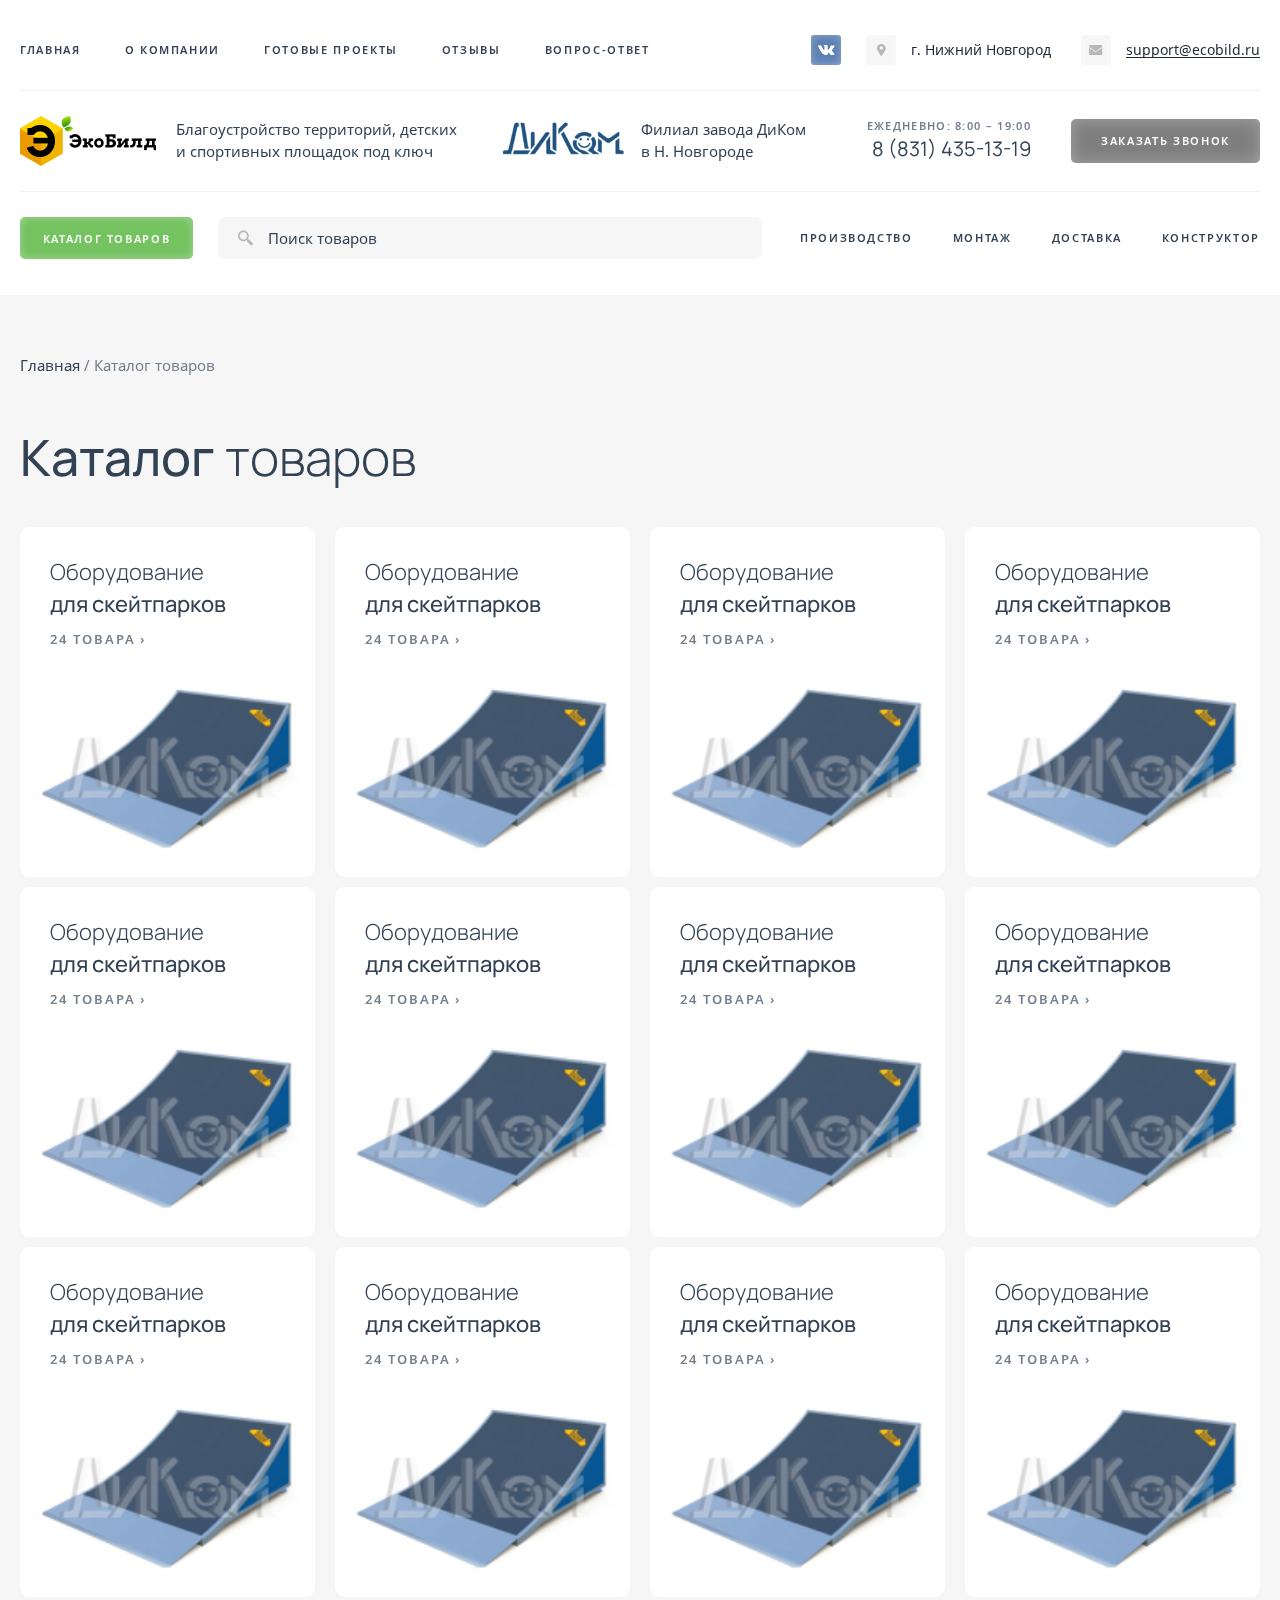
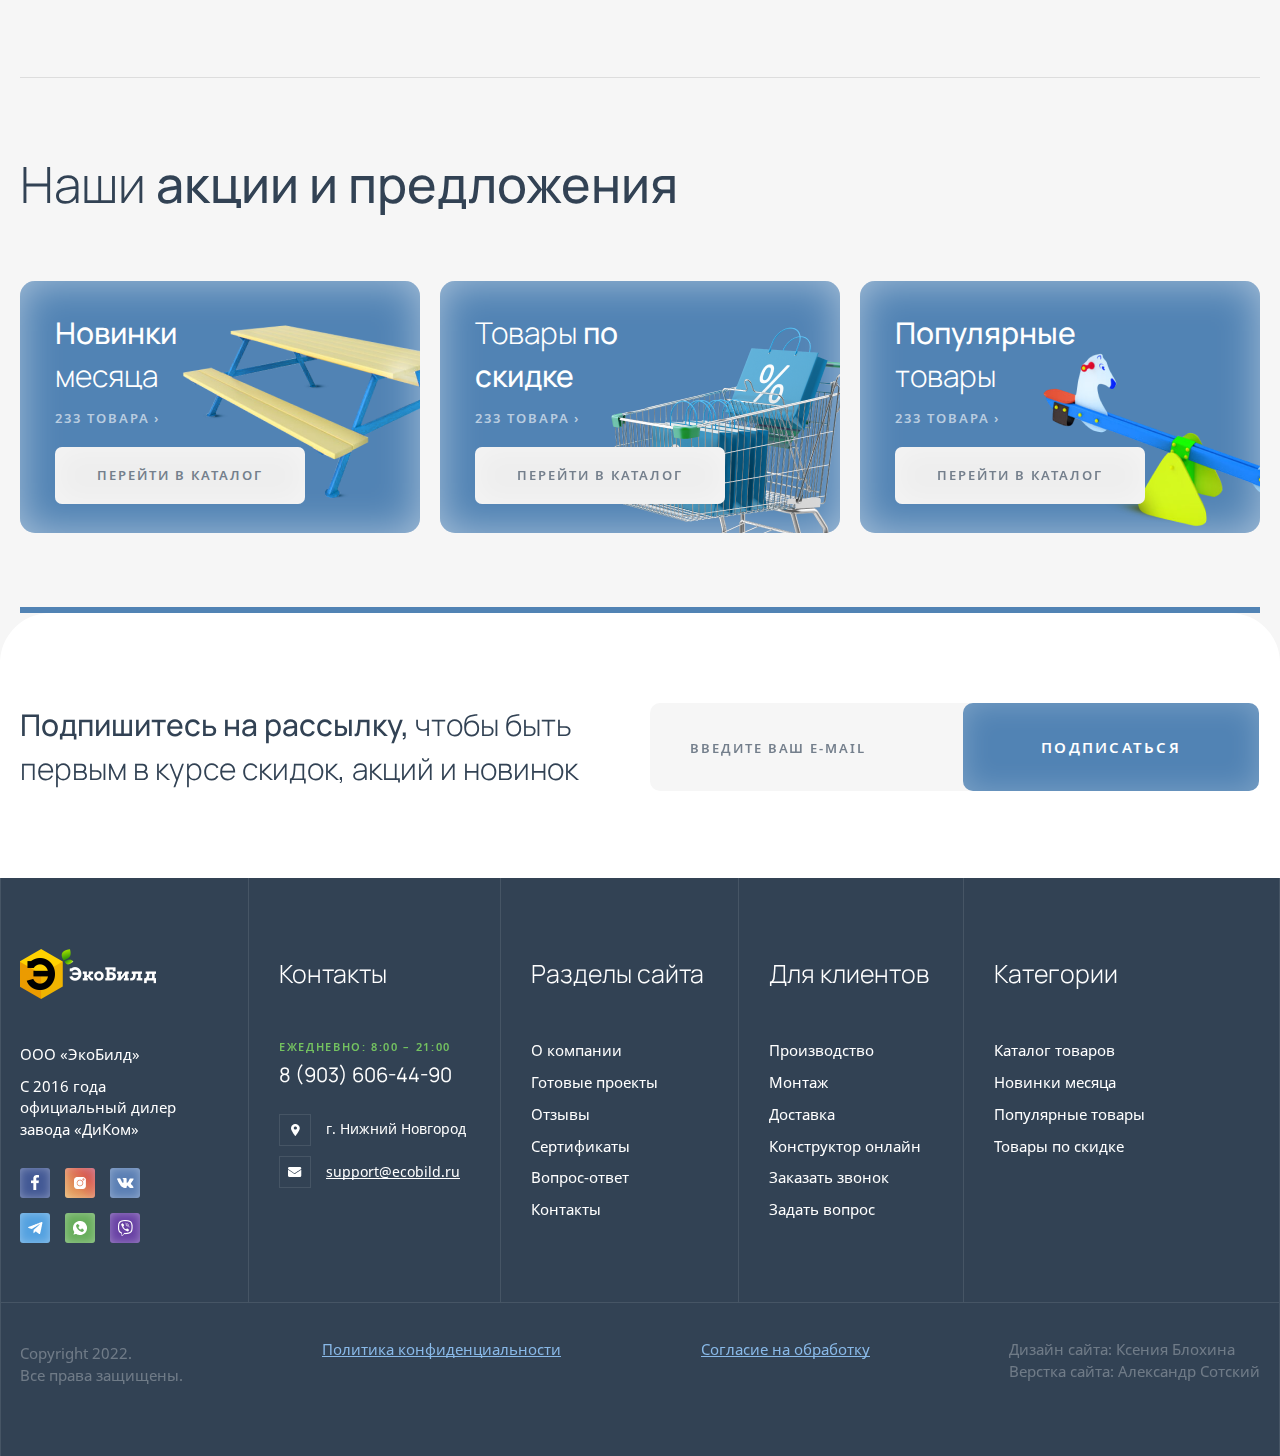
<file: catalog.html>
<!DOCTYPE html>
<html lang="ru">
<head>
	<meta charset="UTF-8">
	<title>EcoBild</title>
	<meta name="viewport" content="width=device-width, initial-scale=1 , maximum-scale=1">
	<meta name="format-detection" content="telephone=no">
	<!-- title icon-->
	<link rel="shortcut icon" type="image/x-icon" href="Favicon.ico">
	<!-- libs css-->
	<link rel="stylesheet" href="css/libs.min.css">
	<!-- main css -->
	<link rel="stylesheet" href="css/main.css">
</head>
<body>
<nav class="nav">
	<div class="container">
		<div class="nav-row">
			<div class="nav-top">
				<ul class="nav-top__list">
					<li class="nav-top__list__item">
						<a href="#">
							Главная
						</a>
					</li>
					<li class="nav-top__list__item">
						<a href="#">
							о компании
						</a>
					</li>
					<li class="nav-top__list__item">
						<a href="#">
							готовые проекты
						</a>
					</li>
					<li class="nav-top__list__item">
						<a href="#">
							отзывы
						</a>
					</li>
					<li class="nav-top__list__item">
						<a href="#">
							вопрос-ответ
						</a>
					</li>
				</ul>
				<div class="nav-top-right">
					<div class="nav-top-soc">
						<a href="#" class="nav-soc-block nav-soc-block_vk">
							<img src="img/vk.png" alt="">
						</a>
					</div>

					<div class="nav-top-line">
						<div class="nav-top-block">
							<img src="img/map.png" alt="">
						</div>
						<span class="nav-top-line__text">
							г. Нижний Новгород
						</span>
					</div>
					<div class="nav-top-line nav-top-line_mail_wrap">
						<div class="nav-top-block">
							<img src="img/mail.png" alt="">
						</div>
						<a href="mailto:support@ecobild.ru" class="nav-top-line__text nav-top-line_mail">
							support@ecobild.ru
						</a>
					</div>
				</div>
			</div>
			<div class="nav-center">
				<div class="nav-center-left">
					<a href="index.html" class="nav-center__logo">
						<img src="img/logo.png" alt="">
						<span class="nav-center__logo__text">
							Благоустройство территорий, детских и спортивных площадок под ключ
						</span>
					</a>
					<div class="nav-center__factory">
						<img src="img/logo-dicom.png" alt="" class="nav-center__factory__logo">
						<p class="nav-center__factory__text">
							<span>Филиал завода ДиКом
							в Н. Новгороде</span>
						</p>
					</div>
				</div>
				<div class="nav-center-right">
					<div class="nav-center-phone">
						<span class="nav-center-phone__time">
							Ежедневно: 8:00 – 19:00
						</span>
						<a href="tel:89036064490" class="nav-center-phone__phone">
							8 (831) 435-13-19
						</a>
					</div>
					<a href="#" class="btn nav-btn btn-dark">
						заказать звонок
					</a>
				</div>
				<div class="nav-center-mobile-nav mob-true">
					<div class="mobile-nav-top">
						<a href="tel:8 (831) 435-13-19" class="mobile-nav__phone">
							<img src="img/phone-icon-mobile.svg" alt="">
						</a>
						<a href="#" class="mobile-nav__burger">
							<img src="img/menu-icon-mobile.svg" alt="" class="burger-open-none">
							<img src="img/menu-close-icon.svg" alt="" class="burger-open-true">
						</a>
					</div>
					<a href="#" class="btn nav-btn-calatog btn-green">
						Каталог товаров
					</a>
				</div>
			</div>
			<div class="nav-bottom">
				<div class="nav-bottom-left">
					<div class="btn-calog-wrapper">
						<a href="#" class="btn nav-btn-calatog btn-green">
							Каталог товаров
						</a>
						<div class="catalog-catagory">
							<div class="catalog-catagory-top">
								<a href="#" class="catalog-catagory-top__item">
									<span class="catalog-catagory-top__block catalog-catagory-top__block_1">
										<img src="img/star.svg" alt="">
									</span>
									<span class="catalog-catagory-top__name">
										Новинки месяца
									</span>
								</a>
								<a href="#" class="catalog-catagory-top__item">
									<span class="catalog-catagory-top__block catalog-catagory-top__block_2">
										<img src="img/popular.svg" alt="">
									</span>
									<span class="catalog-catagory-top__name">
										Популярные товары
									</span>
								</a>
								<a href="#" class="catalog-catagory-top__item">
									<span class="catalog-catagory-top__block catalog-catagory-top__block_3">
										<img src="img/discount.svg" alt="">
									</span>
									<span class="catalog-catagory-top__name">
										Товары по скидке
									</span>
								</a>
							</div>
							<ul class="catalog-catagory__content">
								<li class="catalog-catagory__item">
									<a href="#">Газонные ограждения</a>
								</li>
								<li class="catalog-catagory__item catalog-catagory__item_haschild">
									<div class="catalog-catagory__item-wraper">
										<img src="img/arrow-category.svg" alt="" class="catalog-catagory__item__arrow">
										<a href="#">Детские игровые комплексы</a>
									</div>

									<ul class="catalog-catagory__item__sublist">
										<li class="catalog-catagory__item">
											<a href="#">Игровые комплексы и формы серии МГН</a>
										</li>
										<li class="catalog-catagory__item">
											<a href="#">Игровые комплексы и формы серии МГН</a>
										</li>
										<li class="catalog-catagory__item">
											<a href="#">Игровые комплексы и формы серии МГН</a>
										</li>
										<li class="catalog-catagory__item">
											<a href="#">Игровые комплексы и формы серии МГН</a>
										</li>
									</ul>
								</li>
								<li class="catalog-catagory__item catalog-catagory__item_haschild">
									<div class="catalog-catagory__item-wraper">
										<img src="img/arrow-category.svg" alt="" class="catalog-catagory__item__arrow">
										<a href="#">Малые формы</a>
									</div>

									<ul class="catalog-catagory__item__sublist">
										<li class="catalog-catagory__item">
											<a href="#">Игровые комплексы и формы серии МГН</a>
										</li>
										<li class="catalog-catagory__item">
											<a href="#">Игровые комплексы и формы серии МГН</a>
										</li>
										<li class="catalog-catagory__item">
											<a href="#">Игровые комплексы и формы серии МГН</a>
										</li>
										<li class="catalog-catagory__item">
											<a href="#">Игровые комплексы и формы серии МГН</a>
										</li>
									</ul>
								</li>
								<li class="catalog-catagory__item catalog-catagory__item_haschild">
									<div class="catalog-catagory__item-wraper">
										<img src="img/arrow-category.svg" alt="" class="catalog-catagory__item__arrow">
										<a href="#">Оборудование для детских площадок</a>
									</div>

									<ul class="catalog-catagory__item__sublist">
										<li class="catalog-catagory__item">
											<a href="#">Игровые комплексы и формы серии МГН</a>
										</li>
										<li class="catalog-catagory__item">
											<a href="#">Игровые комплексы и формы серии МГН</a>
										</li>
										<li class="catalog-catagory__item">
											<a href="#">Игровые комплексы и формы серии МГН</a>
										</li>
										<li class="catalog-catagory__item">
											<a href="#">Игровые комплексы и формы серии МГН</a>
										</li>
									</ul>
								</li>
								<li class="catalog-catagory__item">
									<div class="catalog-catagory__item-wraper">
										<a href="#">Для скейтпарков</a>
									</div>
								</li>
								<li class="catalog-catagory__item catalog-catagory__item_haschild">
									<div class="catalog-catagory__item-wraper">
										<img src="img/arrow-category.svg" alt="" class="catalog-catagory__item__arrow">
										<a href="#">Парковая мебель</a>
									</div>
									<ul class="catalog-catagory__item__sublist">
										<li class="catalog-catagory__item">
											<a href="#">Игровые комплексы и формы серии МГН</a>
										</li>
										<li class="catalog-catagory__item">
											<a href="#">Игровые комплексы и формы серии МГН</a>
										</li>
										<li class="catalog-catagory__item">
											<a href="#">Игровые комплексы и формы серии МГН</a>
										</li>
										<li class="catalog-catagory__item">
											<a href="#">Игровые комплексы и формы серии МГН</a>
										</li>
									</ul>
								</li>
								<li class="catalog-catagory__item">
									<div class="catalog-catagory__item-wraper">
										<a href="#">Резиновые покрытия</a>
									</div>
								</li>
								<li class="catalog-catagory__item catalog-catagory__item_haschild">
									<div class="catalog-catagory__item-wraper">
										<img src="img/arrow-category.svg" alt="" class="catalog-catagory__item__arrow">
										<a href="#">Спортивно-игровое оборудование</a>
									</div>
									<ul class="catalog-catagory__item__sublist">
										<li class="catalog-catagory__item">
											<a href="#">Игровые комплексы и формы серии МГН</a>
										</li>
										<li class="catalog-catagory__item">
											<a href="#">Игровые комплексы и формы серии МГН</a>
										</li>
										<li class="catalog-catagory__item">
											<a href="#">Игровые комплексы и формы серии МГН</a>
										</li>
										<li class="catalog-catagory__item">
											<a href="#">Игровые комплексы и формы серии МГН</a>
										</li>
									</ul>
								</li>
								<li class="catalog-catagory__item">
									<div class="catalog-catagory__item-wraper">
										<a href="#">Теневые навесы</a>
									</div>
								</li>
								<li class="catalog-catagory__item">
									<div class="catalog-catagory__item-wraper">
										<a href="#">Хоккейные коробки</a>
									</div>
								</li>
							</ul>
						</div>
					</div>
					<div class="nav-search-abc">
						<div class="nav-search">
							<img src="img/search.png" alt="" class="nav-search__img">
							<input type="text" class="nav-search__input" placeholder="Поиск товаров">
						</div>
					</div>
					
				</div>
				<div class="nav-bottom-right">
					<ul class="nav-top__list">
						<li class="nav-top__list__item">
							<a href="#">
								производство
							</a>
						</li>
						<li class="nav-top__list__item">
							<a href="#">
								монтаж
							</a>
						</li>
						<li class="nav-top__list__item">
							<a href="#">
								доставка
							</a>
						</li>
						<li class="nav-top__list__item">
							<a href="#">
								конструктор
							</a>
						</li>
					</ul>
				</div>
			</div>
		</div>
	</div>
	<div class="nav-mobile-modal">
		<div class="nav-mobile-hidden mob-true">
			<ul class="nav-mobile-list">
				<li class="nav-mobile-list__item">
					<a href="#">
						Главная
					</a>
					<a href="#">
						отзывы
					</a>
				</li>
				<li class="nav-mobile-list__item">
					<a href="#">
						о компании
					</a>
					<a href="#">
						производство
					</a>
				</li>
				<li class="nav-mobile-list__item">
					<a href="#">
						готовые проекты
					</a>
					<a href="#">
						монтаж
					</a>
				</li>
				<li class="nav-mobile-list__item">
					<a href="#">
						вопрос-ответ
					</a>
					<a href="#">
						доставка
					</a>
				</li>
			</ul>
			<div class="nav-mobile-footer">
				<div class="footer-column-phone">
					<span class="footer-phone__text">
						Ежедневно: 8:00 – 19:00
					</span>
					<a href="tel:89036064490" class="footer-phone__number">
						8 (831) 435-13-19
					</a>
				</div>
				<div class="footer-column-adress">
					<div class="footer-column__item">
						<div class="footer-column__item__block">
							<img src="img/footer-map.svg" alt="">
						</div>
						<span class="footer-column__item__text">
							г. Нижний Новгород
						</span>
					</div>
					<div class="footer-column__item footer-column__item_last">
						<div class="footer-column__item__block">
							<img src="img/footer-mail.svg" alt="">
						</div>
						<a href="#" class="footer-column__item__text">
							support@ecobild.ru
						</a>
					</div>
				</div>
				<a href="#" class="nav-mobile__btn btn btn-green">
					заказать звонок
				</a>
				<div class="footer-soc">
					<a href="#" class="nav-soc-block nav-soc-block_f">
						<img src="img/facebook.svg" alt="">
					</a>
					<a href="#" class="nav-soc-block nav-soc-block_inst">
						<img src="img/inst.svg" alt="">
					</a>
					<a href="#" class="nav-soc-block nav-soc-block_vk">
						<img src="img/vk.svg" alt="">
					</a>
					<a href="#" class="nav-soc-block nav-soc-block_tg">
						<img src="img/tg.svg" alt="">
					</a>
					<a href="#" class="nav-soc-block nav-soc-block_wha">
						<img src="img/wha.svg" alt="">
					</a>
					<a href="#" class="nav-soc-block nav-soc-block_vb">
						<img src="img/vb.svg" alt="">
					</a>
				</div>
				<p class="nav-mobile-footer__text">
					Филиал завода ДиКом в Н. Новгороде
				</p>
			</div>
		</div>
	</div>
</nav>
<section class="page-inner catalog catalog--nofilter">
	<div class="container">
		<div class="page-bread">
			<a href="index.html">Главная</a> / Каталог товаров
		</div>
		<div class="catalog-row">
			<div class="catalog-content">
				<h1 class="section-title">
					<strong>Каталог</strong> товаров
				</h1>
				<div class="catalog-content-row">
					<a href="#" class="catalog-content__block">
						<span class="catalog-content__block__title">
							Оборудование
							<strong>для скейтпарков</strong>
						</span>
						<span class="catalog-content__block__counter">
							24 товара ›
						</span>
						<span class="catalog-content__block__img" style="background-image: url('img/catalog-pic.jpg');"></span>
					</a>
					<a href="#" class="catalog-content__block">
						<span class="catalog-content__block__title">
							Оборудование
							<strong>для скейтпарков</strong>
						</span>
						<span class="catalog-content__block__counter">
							24 товара ›
						</span>
						<span class="catalog-content__block__img" style="background-image: url('img/catalog-pic.jpg');"></span>
					</a>
					<a href="#" class="catalog-content__block">
						<span class="catalog-content__block__title">
							Оборудование
							<strong>для скейтпарков</strong>
						</span>
						<span class="catalog-content__block__counter">
							24 товара ›
						</span>
						<span class="catalog-content__block__img" style="background-image: url('img/catalog-pic.jpg');"></span>
					</a>
					<a href="#" class="catalog-content__block">
						<span class="catalog-content__block__title">
							Оборудование
							<strong>для скейтпарков</strong>
						</span>
						<span class="catalog-content__block__counter">
							24 товара ›
						</span>
						<span class="catalog-content__block__img" style="background-image: url('img/catalog-pic.jpg');"></span>
					</a>
					<a href="#" class="catalog-content__block">
						<span class="catalog-content__block__title">
							Оборудование
							<strong>для скейтпарков</strong>
						</span>
						<span class="catalog-content__block__counter">
							24 товара ›
						</span>
						<span class="catalog-content__block__img" style="background-image: url('img/catalog-pic.jpg');"></span>
					</a>
					<a href="#" class="catalog-content__block">
						<span class="catalog-content__block__title">
							Оборудование
							<strong>для скейтпарков</strong>
						</span>
						<span class="catalog-content__block__counter">
							24 товара ›
						</span>
						<span class="catalog-content__block__img" style="background-image: url('img/catalog-pic.jpg');"></span>
					</a>
					<a href="#" class="catalog-content__block">
						<span class="catalog-content__block__title">
							Оборудование
							<strong>для скейтпарков</strong>
						</span>
						<span class="catalog-content__block__counter">
							24 товара ›
						</span>
						<span class="catalog-content__block__img" style="background-image: url('img/catalog-pic.jpg');"></span>
					</a>
					<a href="#" class="catalog-content__block">
						<span class="catalog-content__block__title">
							Оборудование
							<strong>для скейтпарков</strong>
						</span>
						<span class="catalog-content__block__counter">
							24 товара ›
						</span>
						<span class="catalog-content__block__img" style="background-image: url('img/catalog-pic.jpg');"></span>
					</a>
					<a href="#" class="catalog-content__block">
						<span class="catalog-content__block__title">
							Оборудование
							<strong>для скейтпарков</strong>
						</span>
						<span class="catalog-content__block__counter">
							24 товара ›
						</span>
						<span class="catalog-content__block__img" style="background-image: url('img/catalog-pic.jpg');"></span>
					</a>
					<a href="#" class="catalog-content__block">
						<span class="catalog-content__block__title">
							Оборудование
							<strong>для скейтпарков</strong>
						</span>
						<span class="catalog-content__block__counter">
							24 товара ›
						</span>
						<span class="catalog-content__block__img" style="background-image: url('img/catalog-pic.jpg');"></span>
					</a>
					<a href="#" class="catalog-content__block">
						<span class="catalog-content__block__title">
							Оборудование
							<strong>для скейтпарков</strong>
						</span>
						<span class="catalog-content__block__counter">
							24 товара ›
						</span>
						<span class="catalog-content__block__img" style="background-image: url('img/catalog-pic.jpg');"></span>
					</a>
					<a href="#" class="catalog-content__block">
						<span class="catalog-content__block__title">
							Оборудование
							<strong>для скейтпарков</strong>
						</span>
						<span class="catalog-content__block__counter">
							24 товара ›
						</span>
						<span class="catalog-content__block__img" style="background-image: url('img/catalog-pic.jpg');"></span>
					</a>
				</div>
			</div>
		</div>
	</div>
</section>
<div class="container">
	<div class="stock">
		<h2 class="section-title">
			Наши <strong>акции и предложения</strong>
		</h2>
		<div class="stock-row">
			<div class="stock-block">
				<h4 class="stock-block__title">
					<span>Новинки</span>
					месяца
				</h4>
				<span class="stock-block__count">
					233 товара ›
				</span>
				<a href="#" class="stock-block__btn btn">
					перейти в каталог
				</a>
				<img src="img/stock-1.png" alt="" class="stock-block__img">
			</div>
			<div class="stock-block">
				<h4 class="stock-block__title">
					Товары
					<span>по скидке</span>
				</h4>
				<span class="stock-block__count">
					233 товара ›
				</span>
				<a href="#" class="stock-block__btn btn">
					перейти в каталог
				</a>
				<img src="img/stock-2.png" alt="" class="stock-block__img pc-true">
				<img src="img/stock-2-mobile.png" alt="" class="stock-block__img mob-true">
			</div>
			<div class="stock-block">
				<h4 class="stock-block__title">
					<span>Популярные</span>
					товары
				</h4>
				<span class="stock-block__count">
					233 товара ›
				</span>
				<a href="#" class="stock-block__btn btn">
					перейти в каталог
				</a>
				<img src="img/stock-3.png" alt="" class="stock-block__img">
			</div>
		</div>
	</div>
</div>
<section class="mailing">
	<div class="container">
		<div class="mailing-row">
			<h2 class="mailing__title">
				<strong>Подпишитесь на рассылку,</strong> чтобы быть 
				первым в курсе скидок, акций и новинок
			</h2>
			<div class="mailing-form">
				<input type="text" class="mailing__input" required placeholder="введите ваш e-mail">
				<button class="btn btn-light btn-mailing">
					подписаться
				</button>
			</div>
		</div>
	</div>
</section>
<footer class="footer">
	<div class="footer-wrap">
		<div class="container">
			<div class="footer-row">
				<div class="footer-info footer-column footer-column_logo">
					<a href="index.html"><img src="img/footer-logo.png" alt="" class="footer__logo"></a>
					<p class="footer-info__text">
						ООО «ЭкоБилд»
					</p>
					<p class="footer-info__text">
						С 2016 года официальный дилер завода «ДиКом»
					</p>
					<div class="footer-soc">
						<div class="nav-top-soc">
							<a href="#" class="nav-soc-block nav-soc-block_f">
								<img src="img/facebook.png" alt="">
							</a>
							<a href="#" class="nav-soc-block nav-soc-block_inst">
								<img src="img/inst.png" alt="">
							</a>
							<a href="#" class="nav-soc-block nav-soc-block_vk">
								<img src="img/vk.png" alt="">
							</a>
						</div>
						<div class="nav-top-soc nav-top-soc__mesanger">
							<a href="#" class="nav-soc-block nav-soc-block_tg">
								<img src="img/tg.png" alt="">
							</a>
							<a href="#" class="nav-soc-block nav-soc-block_wha">
								<img src="img/wha.png" alt="">
							</a>
							<a href="#" class="nav-soc-block nav-soc-block_vb">
								<img src="img/vb.png" alt="">
							</a>
						</div>
					</div>
				</div>
				<div class="footer-column">
					<h3 class="footer-list__title">
						Контакты
					</h3>
					<div class="footer-column-phone">
						<span class="footer-phone__text">
							Ежедневно: 8:00 – 21:00
						</span>
						<a href="tel:89036064490" class="footer-phone__number">
							8 (903) 606-44-90
						</a>
					</div>
					<div class="footer-column-adress">
						<div class="footer-column__item">
							<div class="footer-column__item__block">
								<img src="img/footer-map.svg" alt="">
							</div>
							<span class="footer-column__item__text">
								г. Нижний Новгород
							</span>
						</div>
						<div class="footer-column__item footer-column__item_last">
							<div class="footer-column__item__block">
								<img src="img/footer-mail.svg" alt="">
							</div>
							<a href="#" class="footer-column__item__text">
								support@ecobild.ru
							</a>
						</div>
					</div>
				</div>
				<div class="footer-column">
					<h3 class="footer-list__title">
						Разделы сайта
					</h3>
					<ul class="footer-list">
						<li class="footer-list__item">
							<a href="#">
								О компании
							</a>
						</li>
						<li class="footer-list__item">
							<a href="#">
								Готовые проекты
							</a>
						</li>
						<li class="footer-list__item">
							<a href="#">
								Отзывы
							</a>
						</li>
						<li class="footer-list__item">
							<a href="#">
								Сертификаты
							</a>
						</li>
						<li class="footer-list__item">
							<a href="#">
								Вопрос-ответ
							</a>
						</li>
						<li class="footer-list__item">
							<a href="#">
								Контакты
							</a>
						</li>
					</ul>
				</div>
				<div class="footer-column">
					<h3 class="footer-list__title">
						Для клиентов
					</h3>
					<ul class="footer-list">
						<li class="footer-list__item">
							<a href="#">
								Производство
							</a>
						</li>
						<li class="footer-list__item">
							<a href="#">
								Монтаж
							</a>
						</li>
						<li class="footer-list__item">
							<a href="#">
								Доставка
							</a>
						</li>
						<li class="footer-list__item">
							<a href="#">
								Конструктор онлайн
							</a>
						</li>
						<li class="footer-list__item">
							<a href="#">
								Заказать звонок
							</a>
						</li>
						<li class="footer-list__item">
							<a href="#">
								Задать вопрос
							</a>
						</li>
					</ul>
				</div>
				<div class="footer-column">
					<h3 class="footer-list__title">
						Категории
					</h3>
					<ul class="footer-list">
						<li class="footer-list__item">
							<a href="#">
								Каталог товаров
							</a>
						</li>
						<li class="footer-list__item">
							<a href="#">
								Новинки месяца
							</a>
						</li>
						<li class="footer-list__item">
							<a href="#">
								Популярные товары
							</a>
						</li>
						<li class="footer-list__item">
							<a href="#">
								Товары по скидке
							</a>
						</li>
					</ul>
				</div>
			</div>
			<div class="footer-bottom">
				<span class="footer-bottom__copy">
					Copyright 2022. <br>
					Все права защищены.
				</span>
				<a href="#" class="footer-bottom__link">
					Политика конфиденциальности
				</a>
				<a href="#" class="footer-bottom__link">
					Согласие на обработку
				</a>
				<div class="footer-bottom__we">
					<div class="footer-bottom__we_link">
						Дизайн сайта: <a href="https://vk.com/toryxcx">Ксения Блохина</a>
					</div>
					<div class="footer-bottom__we_link">
						Верстка сайта: <a href="https://vk.com/alexander_sotskii">Александр Сотский</a>
					</div>
				</div>
			</div>
		</div>
	</div>
</footer>
<!-- libs js -->
<script src="js/libs.min.js"></script>
<script src="js/common.js"></script>
</body>

</html>
</file>
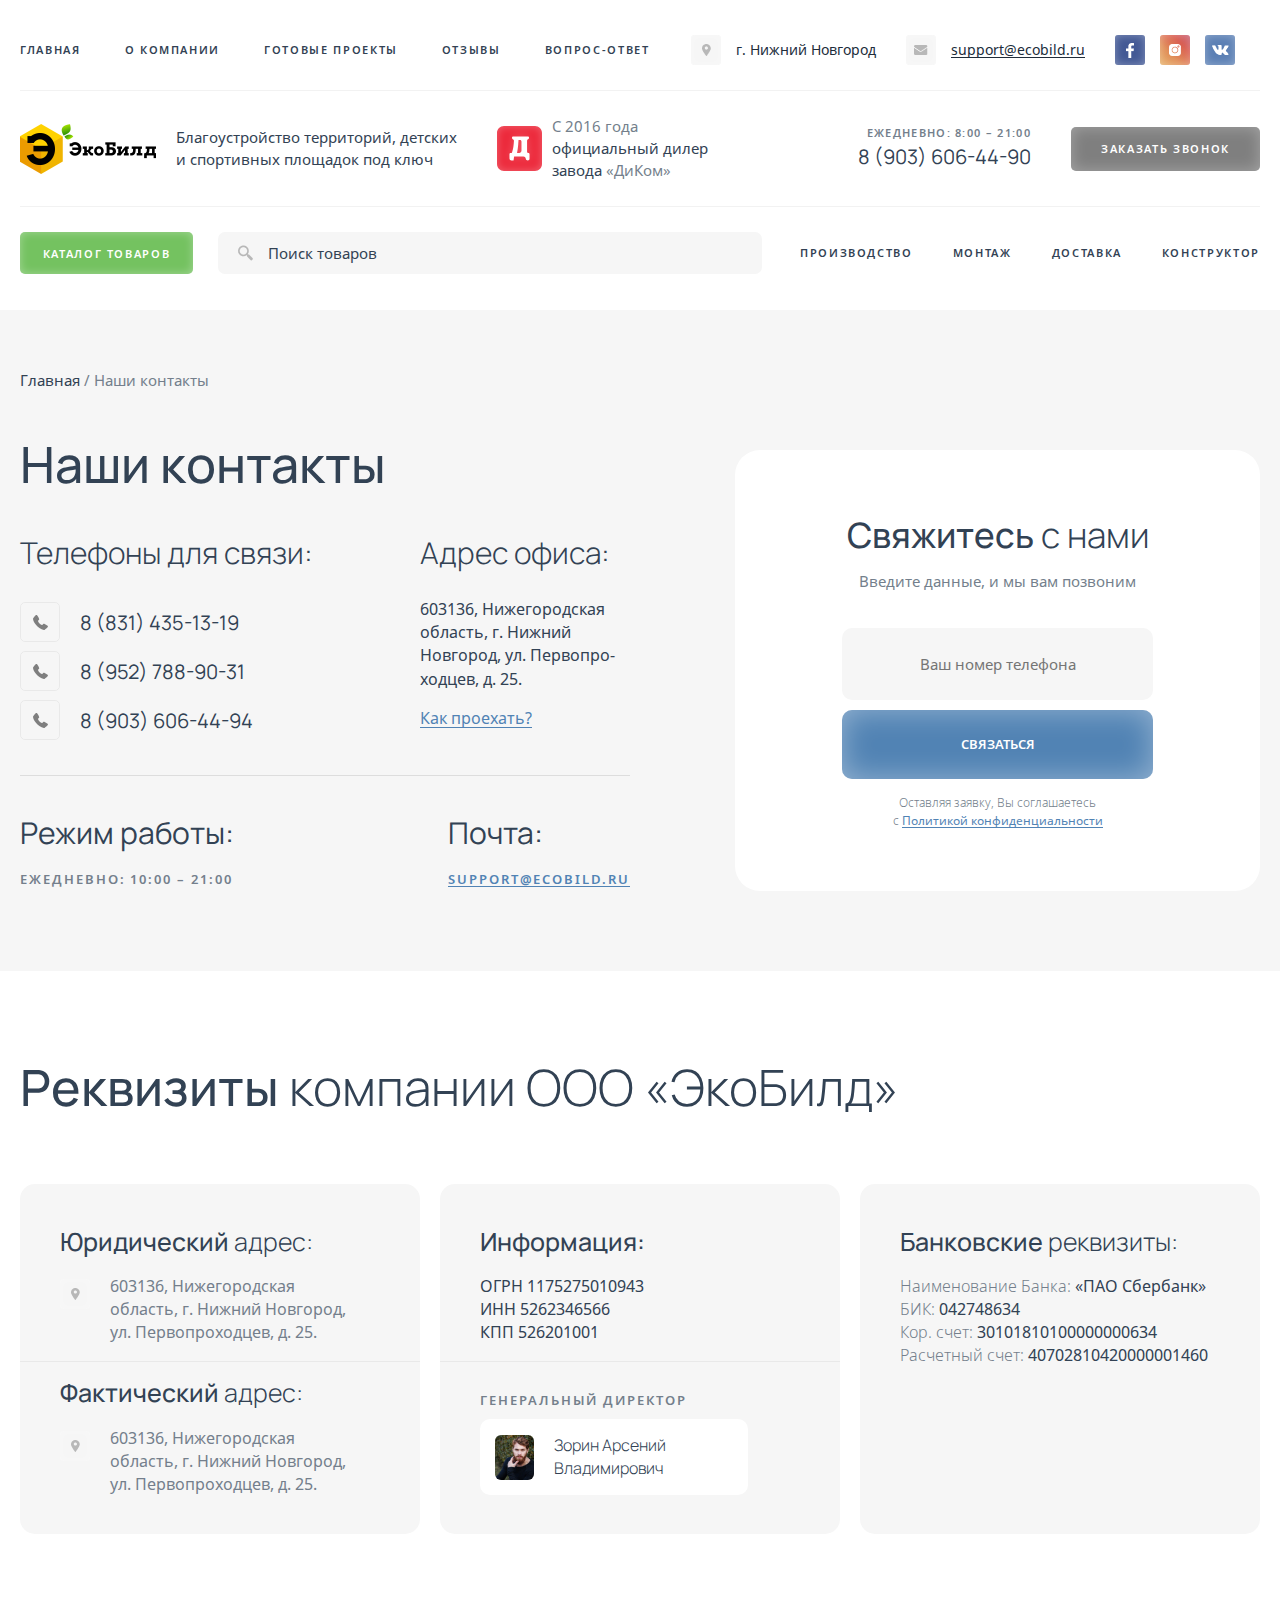
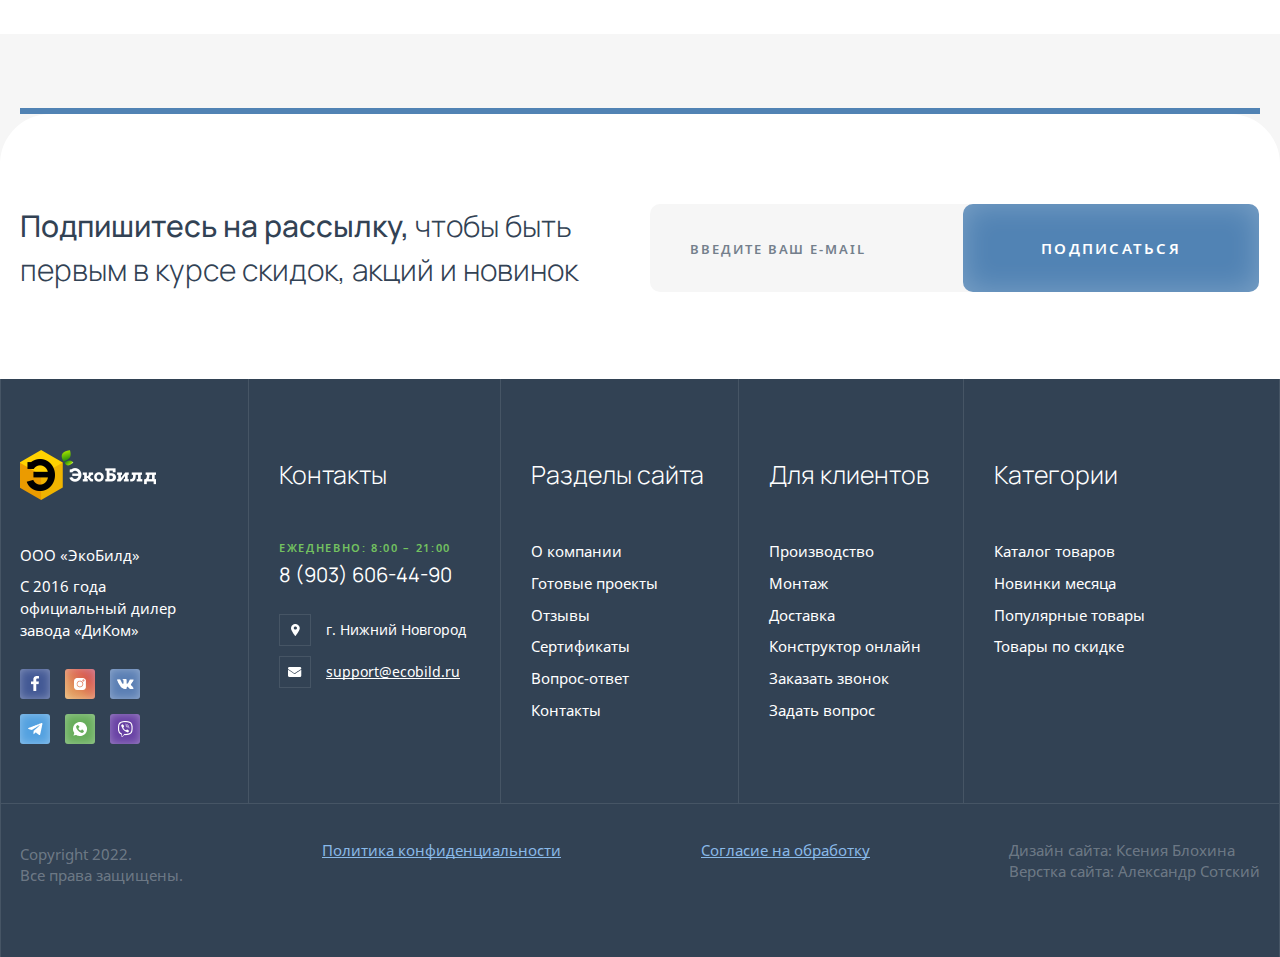
<file: contacts.html>
<!DOCTYPE html>
<html lang="ru">
<head>
	<meta charset="UTF-8">
	<title>EcoBild</title>
	<meta name="viewport" content="width=device-width, initial-scale=1 , maximum-scale=1">
	<meta name="format-detection" content="telephone=no">
	<!-- title icon-->
	<link rel="shortcut icon" type="image/x-icon" href="Favicon.ico">
	<!-- libs css-->
	<link rel="stylesheet" href="css/libs.min.css">
	<!-- main css -->
	<link rel="stylesheet" href="css/main.css">
</head>
<body>
<nav class="nav">
	<div class="container">
		<div class="nav-row">
			<div class="nav-top">
				<ul class="nav-top__list">
					<li class="nav-top__list__item">
						<a href="#">
							Главная
						</a>
					</li>
					<li class="nav-top__list__item">
						<a href="#">
							о компании
						</a>
					</li>
					<li class="nav-top__list__item">
						<a href="#">
							готовые проекты
						</a>
					</li>
					<li class="nav-top__list__item">
						<a href="#">
							отзывы
						</a>
					</li>
					<li class="nav-top__list__item">
						<a href="#">
							вопрос-ответ
						</a>
					</li>
				</ul>
				<div class="nav-top-right">
					<div class="nav-top-line">
						<div class="nav-top-block">
							<img src="img/map.png" alt="">
						</div>
						<span class="nav-top-line__text">
							г. Нижний Новгород
						</span>
					</div>
					<div class="nav-top-line nav-top-line_mail_wrap">
						<div class="nav-top-block">
							<img src="img/mail.png" alt="">
						</div>
						<a href="mailto:support@ecobild.ru" class="nav-top-line__text nav-top-line_mail">
							support@ecobild.ru
						</a>
					</div>
					<div class="nav-top-soc">
						<a href="#" class="nav-soc-block nav-soc-block_f">
							<img src="img/facebook.png" alt="">
						</a>
						<a href="#" class="nav-soc-block nav-soc-block_inst">
							<img src="img/inst.png" alt="">
						</a>
						<a href="#" class="nav-soc-block nav-soc-block_vk">
							<img src="img/vk.png" alt="">
						</a>
					</div>
				</div>
			</div>
			<div class="nav-center">
				<div class="nav-center-left">
					<a href="index.html" class="nav-center__logo">
						<img src="img/logo.png" alt="">
						<span class="nav-center__logo__text">
							Благоустройство территорий, детских и спортивных площадок под ключ
						</span>
					</a>
					<div class="nav-center__factory">
						<img src="img/logo-factory.svg" alt="" class="nav-center__factory__logo">
						<p class="nav-center__factory__text">
							С 2016 года <span>официальный дилер 
							завода</span> «ДиКом»
						</p>
					</div>
				</div>
				<div class="nav-center-right">
					<div class="nav-center-phone">
						<span class="nav-center-phone__time">
							Ежедневно: 8:00 – 21:00
						</span>
						<a href="tel:89036064490" class="nav-center-phone__phone">
							8 (903) 606-44-90
						</a>
					</div>
					<a href="#" class="btn nav-btn btn-dark">
						заказать звонок
					</a>
				</div>
			</div>
			<div class="nav-bottom">
				<div class="nav-bottom-left">
					<div class="btn-calog-wrapper">
						<a href="#" class="btn nav-btn-calatog btn-green">
							Каталог товаров
						</a>
						<div class="catalog-catagory">
							<div class="catalog-catagory-top">
								<a href="#" class="catalog-catagory-top__item">
									<span class="catalog-catagory-top__block catalog-catagory-top__block_1">
										<img src="img/star.svg" alt="">
									</span>
									<span class="catalog-catagory-top__name">
										Новинки месяца
									</span>
								</a>
								<a href="#" class="catalog-catagory-top__item">
									<span class="catalog-catagory-top__block catalog-catagory-top__block_2">
										<img src="img/popular.svg" alt="">
									</span>
									<span class="catalog-catagory-top__name">
										Популярные товары
									</span>
								</a>
								<a href="#" class="catalog-catagory-top__item">
									<span class="catalog-catagory-top__block catalog-catagory-top__block_3">
										<img src="img/discount.svg" alt="">
									</span>
									<span class="catalog-catagory-top__name">
										Товары по скидке
									</span>
								</a>
							</div>
							<ul class="catalog-catagory__content">
								<li class="catalog-catagory__item">
									<a href="#">Газонные ограждения</a>
								</li>
								<li class="catalog-catagory__item catalog-catagory__item_haschild">
									<div class="catalog-catagory__item-wraper">
										<img src="img/arrow-category.svg" alt="" class="catalog-catagory__item__arrow">
										<a href="#">Детские игровые комплексы</a>
									</div>

									<ul class="catalog-catagory__item__sublist">
										<li class="catalog-catagory__item">
											<a href="#">Игровые комплексы и формы серии МГН</a>
										</li>
										<li class="catalog-catagory__item">
											<a href="#">Игровые комплексы и формы серии МГН</a>
										</li>
										<li class="catalog-catagory__item">
											<a href="#">Игровые комплексы и формы серии МГН</a>
										</li>
										<li class="catalog-catagory__item">
											<a href="#">Игровые комплексы и формы серии МГН</a>
										</li>
									</ul>
								</li>
								<li class="catalog-catagory__item catalog-catagory__item_haschild">
									<div class="catalog-catagory__item-wraper">
										<img src="img/arrow-category.svg" alt="" class="catalog-catagory__item__arrow">
										<a href="#">Малые формы</a>
									</div>

									<ul class="catalog-catagory__item__sublist">
										<li class="catalog-catagory__item">
											<a href="#">Игровые комплексы и формы серии МГН</a>
										</li>
										<li class="catalog-catagory__item">
											<a href="#">Игровые комплексы и формы серии МГН</a>
										</li>
										<li class="catalog-catagory__item">
											<a href="#">Игровые комплексы и формы серии МГН</a>
										</li>
										<li class="catalog-catagory__item">
											<a href="#">Игровые комплексы и формы серии МГН</a>
										</li>
									</ul>
								</li>
								<li class="catalog-catagory__item catalog-catagory__item_haschild">
									<div class="catalog-catagory__item-wraper">
										<img src="img/arrow-category.svg" alt="" class="catalog-catagory__item__arrow">
										<a href="#">Оборудование для детских площадок</a>
									</div>

									<ul class="catalog-catagory__item__sublist">
										<li class="catalog-catagory__item">
											<a href="#">Игровые комплексы и формы серии МГН</a>
										</li>
										<li class="catalog-catagory__item">
											<a href="#">Игровые комплексы и формы серии МГН</a>
										</li>
										<li class="catalog-catagory__item">
											<a href="#">Игровые комплексы и формы серии МГН</a>
										</li>
										<li class="catalog-catagory__item">
											<a href="#">Игровые комплексы и формы серии МГН</a>
										</li>
									</ul>
								</li>
								<li class="catalog-catagory__item">
									<div class="catalog-catagory__item-wraper">
										<a href="#">Для скейтпарков</a>
									</div>
								</li>
								<li class="catalog-catagory__item catalog-catagory__item_haschild">
									<div class="catalog-catagory__item-wraper">
										<img src="img/arrow-category.svg" alt="" class="catalog-catagory__item__arrow">
										<a href="#">Парковая мебель</a>
									</div>
									<ul class="catalog-catagory__item__sublist">
										<li class="catalog-catagory__item">
											<a href="#">Игровые комплексы и формы серии МГН</a>
										</li>
										<li class="catalog-catagory__item">
											<a href="#">Игровые комплексы и формы серии МГН</a>
										</li>
										<li class="catalog-catagory__item">
											<a href="#">Игровые комплексы и формы серии МГН</a>
										</li>
										<li class="catalog-catagory__item">
											<a href="#">Игровые комплексы и формы серии МГН</a>
										</li>
									</ul>
								</li>
								<li class="catalog-catagory__item">
									<div class="catalog-catagory__item-wraper">
										<a href="#">Резиновые покрытия</a>
									</div>
								</li>
								<li class="catalog-catagory__item catalog-catagory__item_haschild">
									<div class="catalog-catagory__item-wraper">
										<img src="img/arrow-category.svg" alt="" class="catalog-catagory__item__arrow">
										<a href="#">Спортивно-игровое оборудование</a>
									</div>
									<ul class="catalog-catagory__item__sublist">
										<li class="catalog-catagory__item">
											<a href="#">Игровые комплексы и формы серии МГН</a>
										</li>
										<li class="catalog-catagory__item">
											<a href="#">Игровые комплексы и формы серии МГН</a>
										</li>
										<li class="catalog-catagory__item">
											<a href="#">Игровые комплексы и формы серии МГН</a>
										</li>
										<li class="catalog-catagory__item">
											<a href="#">Игровые комплексы и формы серии МГН</a>
										</li>
									</ul>
								</li>
								<li class="catalog-catagory__item">
									<div class="catalog-catagory__item-wraper">
										<a href="#">Теневые навесы</a>
									</div>
								</li>
								<li class="catalog-catagory__item">
									<div class="catalog-catagory__item-wraper">
										<a href="#">Хоккейные коробки</a>
									</div>
								</li>
							</ul>
						</div>
					</div>
					<div class="nav-search">
						<img src="img/search.png" alt="" class="nav-search__img">
						<input type="text" class="nav-search__input" placeholder="Поиск товаров">
					</div>
				</div>
				<div class="nav-bottom-right">
					<ul class="nav-top__list">
						<li class="nav-top__list__item">
							<a href="#">
								производство
							</a>
						</li>
						<li class="nav-top__list__item">
							<a href="#">
								монтаж
							</a>
						</li>
						<li class="nav-top__list__item">
							<a href="#">
								доставка
							</a>
						</li>
						<li class="nav-top__list__item">
							<a href="#">
								конструктор
							</a>
						</li>
					</ul>
				</div>
			</div>
		</div>
	</div>
</nav>
<section class="page-inner contacts">
	<div class="container">
		<div class="page-bread">
			<a href="index.html">Главная</a> / Наши контакты
		</div>
		<div class="contacts-row">
			<div class="contacts-content">
				<h1 class="contacts-content__title">
					Наши контакты
				</h1>
				<div class="contacts-line">
					<div class="contacts-block">
						<h2 class="contacts-block__title">
							Телефоны для связи:
						</h2>
						<div class="contacts-block-list">
							<a href="tel:88314351319" class="contacts-block__item">
								<span class="contacts-block-phone">
									<svg width="15" height="15" viewBox="0 0 15 15" fill="none" xmlns="http://www.w3.org/2000/svg">
									<path fill-rule="evenodd" clip-rule="evenodd" d="M3.21954 0.0142406C2.66307 0.139575 1.3039 1.55717 0.389552 2.96586C0.281994 3.13153 0.146992 3.36757 0.0895047 3.49041C-0.0142073 3.71204 -0.014727 3.7161 0.0225234 4.02082C0.203785 5.50415 1.05344 7.37513 2.31916 9.078C4.62768 12.184 8.05312 14.5518 10.8408 14.9686C11.2618 15.0316 11.3032 15.0213 11.7908 14.7333C12.6804 14.2078 14.0945 13.0084 14.5805 12.3671C14.9709 11.852 15.0211 11.6333 14.8359 11.2547C14.7149 11.0073 14.5744 10.868 14.1525 10.5767C12.4901 9.42885 11.26 8.77924 10.7531 8.78139C10.4012 8.78288 10.1543 8.96778 9.56282 9.6729C9.38297 9.88733 9.21374 10.0627 9.18678 10.0627C9.11086 10.0627 8.6503 9.87267 8.3005 9.69699C7.01634 9.05205 5.94748 7.98045 5.29541 6.68421C5.10788 6.31139 4.89928 5.80742 4.91567 5.76671C4.92121 5.75295 5.11287 5.57803 5.34157 5.37795C6.06086 4.74875 6.19777 4.56412 6.19739 4.22395C6.19684 3.73488 5.64688 2.65209 4.61035 1.09918C4.11639 0.359162 3.9949 0.223536 3.71454 0.0991713C3.50032 0.00415684 3.36636 -0.018817 3.21954 0.0142406Z" fill="#7F7F7F"/>
									</svg>
								</span>
								<span class="contacts-block__number">
									8 (831) 435-13-19
								</span>
							</a>
							<a href="tel:89527889031" class="contacts-block__item">
								<span class="contacts-block-phone">
									<svg width="15" height="15" viewBox="0 0 15 15" fill="none" xmlns="http://www.w3.org/2000/svg">
									<path fill-rule="evenodd" clip-rule="evenodd" d="M3.21954 0.0142406C2.66307 0.139575 1.3039 1.55717 0.389552 2.96586C0.281994 3.13153 0.146992 3.36757 0.0895047 3.49041C-0.0142073 3.71204 -0.014727 3.7161 0.0225234 4.02082C0.203785 5.50415 1.05344 7.37513 2.31916 9.078C4.62768 12.184 8.05312 14.5518 10.8408 14.9686C11.2618 15.0316 11.3032 15.0213 11.7908 14.7333C12.6804 14.2078 14.0945 13.0084 14.5805 12.3671C14.9709 11.852 15.0211 11.6333 14.8359 11.2547C14.7149 11.0073 14.5744 10.868 14.1525 10.5767C12.4901 9.42885 11.26 8.77924 10.7531 8.78139C10.4012 8.78288 10.1543 8.96778 9.56282 9.6729C9.38297 9.88733 9.21374 10.0627 9.18678 10.0627C9.11086 10.0627 8.6503 9.87267 8.3005 9.69699C7.01634 9.05205 5.94748 7.98045 5.29541 6.68421C5.10788 6.31139 4.89928 5.80742 4.91567 5.76671C4.92121 5.75295 5.11287 5.57803 5.34157 5.37795C6.06086 4.74875 6.19777 4.56412 6.19739 4.22395C6.19684 3.73488 5.64688 2.65209 4.61035 1.09918C4.11639 0.359162 3.9949 0.223536 3.71454 0.0991713C3.50032 0.00415684 3.36636 -0.018817 3.21954 0.0142406Z" fill="#7F7F7F"/>
									</svg>
								</span>
								<span class="contacts-block__number">
									8 (952) 788-90-31
								</span>
							</a>
							<a href="tel:89036064494" class="contacts-block__item">
								<span class="contacts-block-phone">
									<svg width="15" height="15" viewBox="0 0 15 15" fill="none" xmlns="http://www.w3.org/2000/svg">
									<path fill-rule="evenodd" clip-rule="evenodd" d="M3.21954 0.0142406C2.66307 0.139575 1.3039 1.55717 0.389552 2.96586C0.281994 3.13153 0.146992 3.36757 0.0895047 3.49041C-0.0142073 3.71204 -0.014727 3.7161 0.0225234 4.02082C0.203785 5.50415 1.05344 7.37513 2.31916 9.078C4.62768 12.184 8.05312 14.5518 10.8408 14.9686C11.2618 15.0316 11.3032 15.0213 11.7908 14.7333C12.6804 14.2078 14.0945 13.0084 14.5805 12.3671C14.9709 11.852 15.0211 11.6333 14.8359 11.2547C14.7149 11.0073 14.5744 10.868 14.1525 10.5767C12.4901 9.42885 11.26 8.77924 10.7531 8.78139C10.4012 8.78288 10.1543 8.96778 9.56282 9.6729C9.38297 9.88733 9.21374 10.0627 9.18678 10.0627C9.11086 10.0627 8.6503 9.87267 8.3005 9.69699C7.01634 9.05205 5.94748 7.98045 5.29541 6.68421C5.10788 6.31139 4.89928 5.80742 4.91567 5.76671C4.92121 5.75295 5.11287 5.57803 5.34157 5.37795C6.06086 4.74875 6.19777 4.56412 6.19739 4.22395C6.19684 3.73488 5.64688 2.65209 4.61035 1.09918C4.11639 0.359162 3.9949 0.223536 3.71454 0.0991713C3.50032 0.00415684 3.36636 -0.018817 3.21954 0.0142406Z" fill="#7F7F7F"/>
									</svg>
								</span>
								<span class="contacts-block__number">
									8 (903) 606-44-94
								</span>
							</a>
						</div>
					</div>
					<div class="contacts-block">
						<h2 class="contacts-block__title">
							Адрес офиса:
						</h2>
						<p class="contacts-block__adress">
							603136, Нижегородская область, г. Нижний Новгород, ул. Первопро-ходцев, д. 25.
						</p>
						<a href="#" class="contacts-block__link">
							<img src="img/how-go-icon.svg" alt="" class="mob-true"><span>Как проехать?</span>
						</a>
					</div>
				</div>
				<div class="contacts-bottom">
					<div class="contacts-bottom-block">
						<h2 class="contacts-block__title">
							Режим работы:
						</h2>
						<span class="contacts-bottom__mode">
							Ежедневно: 10:00 – 21:00
						</span>
					</div>
					<div class="contacts-bottom-block">
						<h2 class="contacts-block__title">
							Почта:
						</h2>
						<a href="mailto:support@ecobild.ru" class="contacts-bottom__email border-hover">
							support@ecobild.ru
						</a>
					</div>
				</div>
			</div>
			<div class="contacts-form">
				<h2 class="contacts-form__title">
					<strong>Свяжитесь</strong> с нами
				</h2>
				<span class="contacts-form__subtitle">
					Введите данные, и мы вам позвоним
				</span>
				<input type="text" class="contacts-form__input phone" placeholder="Ваш номер телефона">
				<button class="contacts-form__btn btn btn-light">
					связаться
				</button>
				<p class="contacts-form__link">
					Оставляя заявку, Вы соглашаетесь <br>
					с <a href="#" class="border-hover">Политикой конфиденциальности</a>
				</p>
			</div>
		</div>
	</div>
</section>
<section class="requisites">
	<div class="container">
		<h2 class="section-title">
			<strong>Реквизиты</strong> компании ООО «ЭкоБилд»
		</h2>
		<div class="requisites-row flex">
			<div class="requisites-block">
				<div class="requisites-block-top">
					<span class="requisites-block__title">
						<strong>Юридический</strong> адрес:
					</span>
					<div class="requisites-block-item">
						<div class="requisites-block__adress flex-center">
							<img src="img/contacts-map.svg" alt="">
						</div>
						<p class="requisites-block-item__text">
							603136, Нижегородская область, г. Нижний Новгород, ул. Первопроходцев, д. 25.
						</p>
					</div>
				</div>
				<span class="requisites-block__title">
					<strong>Фактический</strong> адрес:
				</span>
				<div class="requisites-block-item">
					<div class="requisites-block__adress flex-center">
						<img src="img/contacts-map.svg" alt="">
					</div>
					<p class="requisites-block-item__text">
						603136, Нижегородская область, г. Нижний Новгород, ул. Первопроходцев, д. 25.
					</p>
				</div>
			</div>
			<div class="requisites-block">
				<div class="requisites-block-top">
					<span class="requisites-block__title">
						<strong>Информация:</strong>
					</span>
					<p class="requisites-block__info">
						ОГРН 1175275010943 <br>
						ИНН 5262346566 <br>
						КПП 526201001
					</p>
				</div>
				<span class="requisites-block__name">
					генеральный директор
				</span>
				<div class="requisites-block-direktor">
					<div class="requisites-block-direktor__photo" style="background-image: url('img/direktor.jpg');"></div>
					<p class="requisites-block-direktor__name">
						Зорин Арсений Владимирович
					</p>
				</div>
			</div>
			<div class="requisites-block">
				<span class="requisites-block__title">
					<strong>Банковские </strong> реквизиты:
				</span>
				<p class="requisites-block__bank">
					Наименование Банка: <strong>«ПАО Сбербанк»</strong>  <br>
					БИК: <strong>042748634</strong> <br>
					Кор. счет: <strong>30101810100000000634</strong>  <br>
					Расчетный счет: <strong>40702810420000001460</strong> <br>
				</p>
			</div>
		</div>
	</div>
</section>
<section class="map">
	<script type="text/javascript" charset="utf-8" async src="https://api-maps.yandex.ru/services/constructor/1.0/js/?um=constructor%3A1e947451a17c4a04c0b2be81e665d19333ff7b6cab5d2d678ffc1f873342a348&amp;width=100%25&amp;height=720&amp;lang=ru_RU&amp;scroll=false"></script>
</section>
<section class="mailing">
	<div class="container">
		<div class="mailing-row">
			<h2 class="mailing__title">
				<strong>Подпишитесь на рассылку,</strong> чтобы быть 
				первым в курсе скидок, акций и новинок
			</h2>
			<div class="mailing-form">
				<input type="text" class="mailing__input" required placeholder="введите ваш e-mail">
				<button class="btn btn-light btn-mailing">
					подписаться
				</button>
			</div>
		</div>
	</div>
</section>
<footer class="footer">
	<div class="footer-wrap">
		<div class="container">
			<div class="footer-row">
				<div class="footer-info footer-column footer-column_logo">
					<a href="index.html"><img src="img/footer-logo.png" alt="" class="footer__logo"></a>
					<p class="footer-info__text">
						ООО «ЭкоБилд»
					</p>
					<p class="footer-info__text">
						С 2016 года официальный дилер завода «ДиКом»
					</p>
					<div class="footer-soc">
						<div class="nav-top-soc">
							<a href="#" class="nav-soc-block nav-soc-block_f">
								<img src="img/facebook.png" alt="">
							</a>
							<a href="#" class="nav-soc-block nav-soc-block_inst">
								<img src="img/inst.png" alt="">
							</a>
							<a href="#" class="nav-soc-block nav-soc-block_vk">
								<img src="img/vk.png" alt="">
							</a>
						</div>
						<div class="nav-top-soc nav-top-soc__mesanger">
							<a href="#" class="nav-soc-block nav-soc-block_tg">
								<img src="img/tg.png" alt="">
							</a>
							<a href="#" class="nav-soc-block nav-soc-block_wha">
								<img src="img/wha.png" alt="">
							</a>
							<a href="#" class="nav-soc-block nav-soc-block_vb">
								<img src="img/vb.png" alt="">
							</a>
						</div>
					</div>
				</div>
				<div class="footer-column">
					<h3 class="footer-list__title">
						Контакты
					</h3>
					<div class="footer-column-phone">
						<span class="footer-phone__text">
							Ежедневно: 8:00 – 21:00
						</span>
						<a href="tel:89036064490" class="footer-phone__number">
							8 (903) 606-44-90
						</a>
					</div>
					<div class="footer-column-adress">
						<div class="footer-column__item">
							<div class="footer-column__item__block">
								<img src="img/footer-map.svg" alt="">
							</div>
							<span class="footer-column__item__text">
								г. Нижний Новгород
							</span>
						</div>
						<div class="footer-column__item footer-column__item_last">
							<div class="footer-column__item__block">
								<img src="img/footer-mail.svg" alt="">
							</div>
							<a href="#" class="footer-column__item__text">
								support@ecobild.ru
							</a>
						</div>
					</div>
				</div>
				<div class="footer-column">
					<h3 class="footer-list__title">
						Разделы сайта
					</h3>
					<ul class="footer-list">
						<li class="footer-list__item">
							<a href="#">
								О компании
							</a>
						</li>
						<li class="footer-list__item">
							<a href="#">
								Готовые проекты
							</a>
						</li>
						<li class="footer-list__item">
							<a href="#">
								Отзывы
							</a>
						</li>
						<li class="footer-list__item">
							<a href="#">
								Сертификаты
							</a>
						</li>
						<li class="footer-list__item">
							<a href="#">
								Вопрос-ответ
							</a>
						</li>
						<li class="footer-list__item">
							<a href="#">
								Контакты
							</a>
						</li>
					</ul>
				</div>
				<div class="footer-column">
					<h3 class="footer-list__title">
						Для клиентов
					</h3>
					<ul class="footer-list">
						<li class="footer-list__item">
							<a href="#">
								Производство
							</a>
						</li>
						<li class="footer-list__item">
							<a href="#">
								Монтаж
							</a>
						</li>
						<li class="footer-list__item">
							<a href="#">
								Доставка
							</a>
						</li>
						<li class="footer-list__item">
							<a href="#">
								Конструктор онлайн
							</a>
						</li>
						<li class="footer-list__item">
							<a href="#">
								Заказать звонок
							</a>
						</li>
						<li class="footer-list__item">
							<a href="#">
								Задать вопрос
							</a>
						</li>
					</ul>
				</div>
				<div class="footer-column">
					<h3 class="footer-list__title">
						Категории
					</h3>
					<ul class="footer-list">
						<li class="footer-list__item">
							<a href="#">
								Каталог товаров
							</a>
						</li>
						<li class="footer-list__item">
							<a href="#">
								Новинки месяца
							</a>
						</li>
						<li class="footer-list__item">
							<a href="#">
								Популярные товары
							</a>
						</li>
						<li class="footer-list__item">
							<a href="#">
								Товары по скидке
							</a>
						</li>
					</ul>
				</div>
			</div>
			<div class="footer-bottom">
				<span class="footer-bottom__copy">
					Copyright 2022. <br>
					Все права защищены.
				</span>
				<a href="#" class="footer-bottom__link">
					Политика конфиденциальности
				</a>
				<a href="#" class="footer-bottom__link">
					Согласие на обработку
				</a>
				<div class="footer-bottom__we">
					<div class="footer-bottom__we_link">
						Дизайн сайта: <a href="https://vk.com/toryxcx">Ксения Блохина</a>
					</div>
					<div class="footer-bottom__we_link">
						Верстка сайта: <a href="https://vk.com/alexander_sotskii">Александр Сотский</a>
					</div>
				</div>
			</div>
		</div>
	</div>
</footer>
<!-- libs js -->
<script src="js/libs.min.js"></script>
<script src="js/common.js"></script>
</body>

</html>
</file>
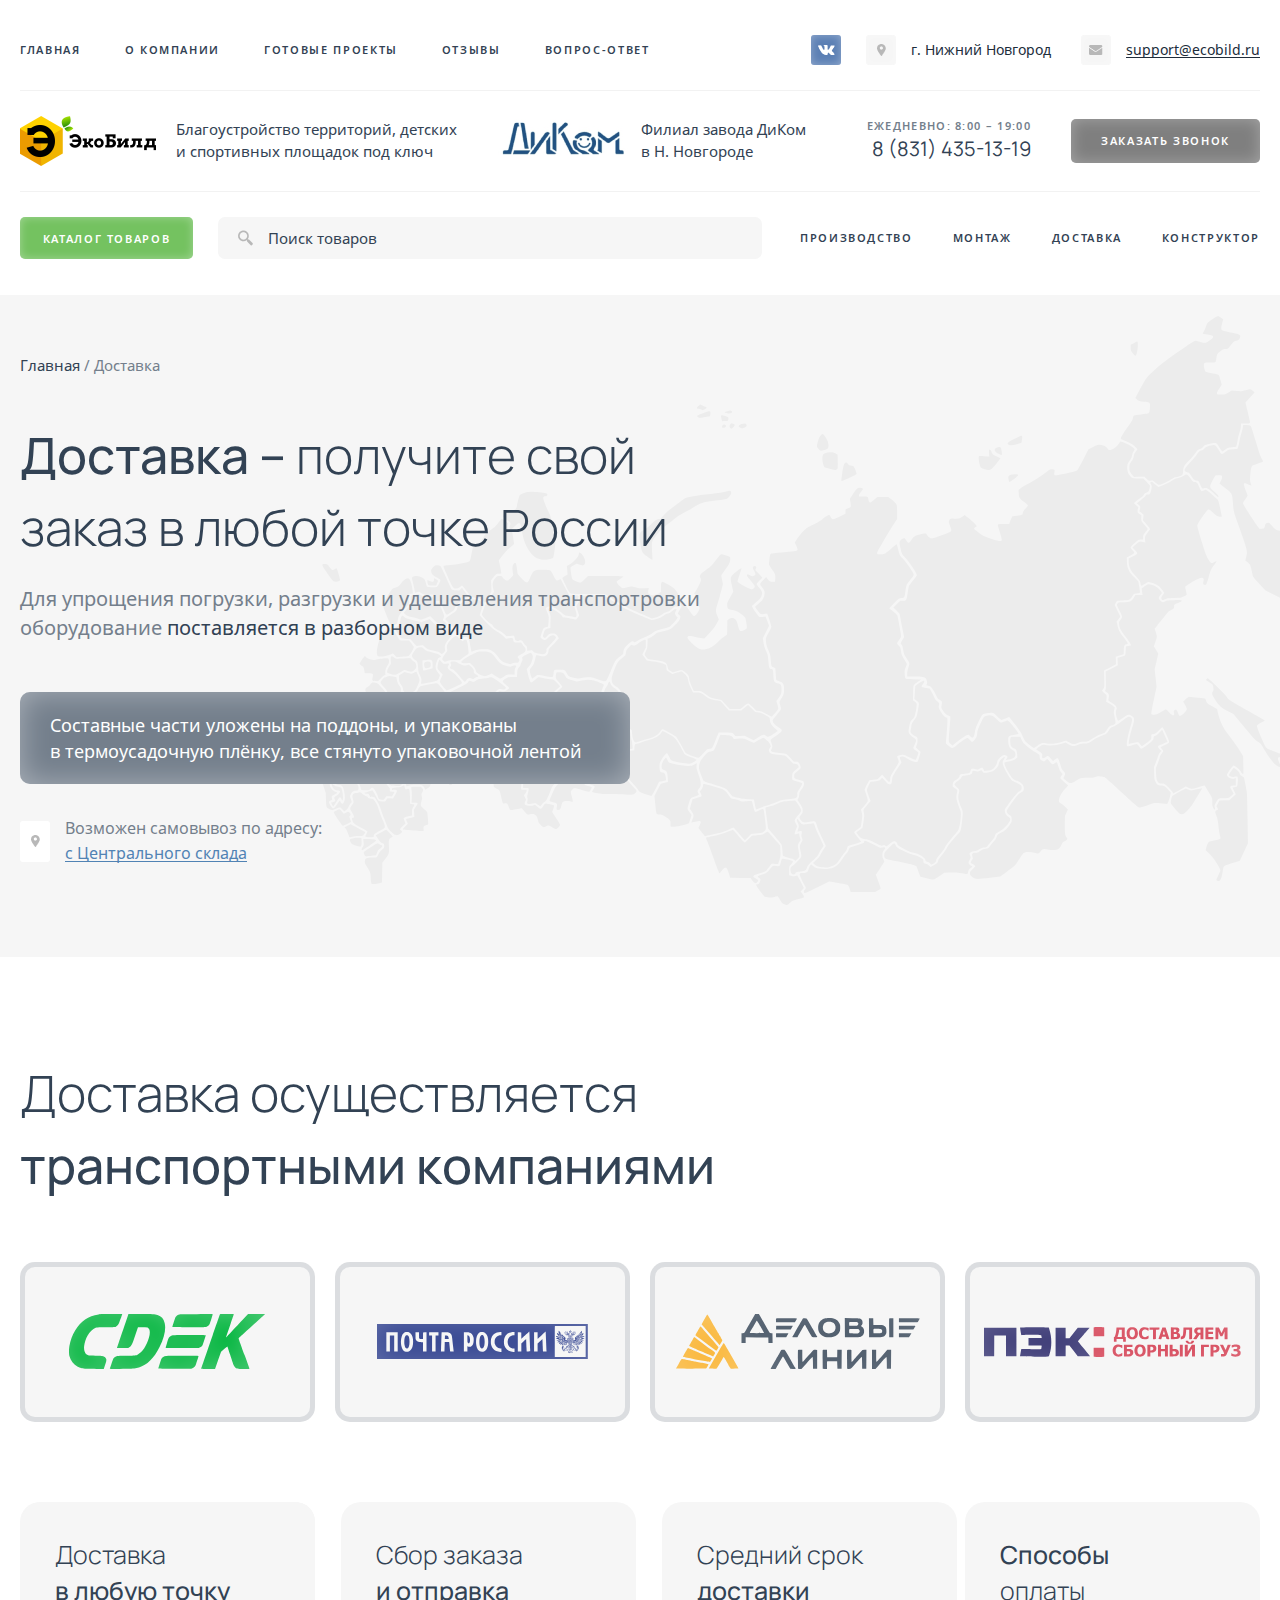
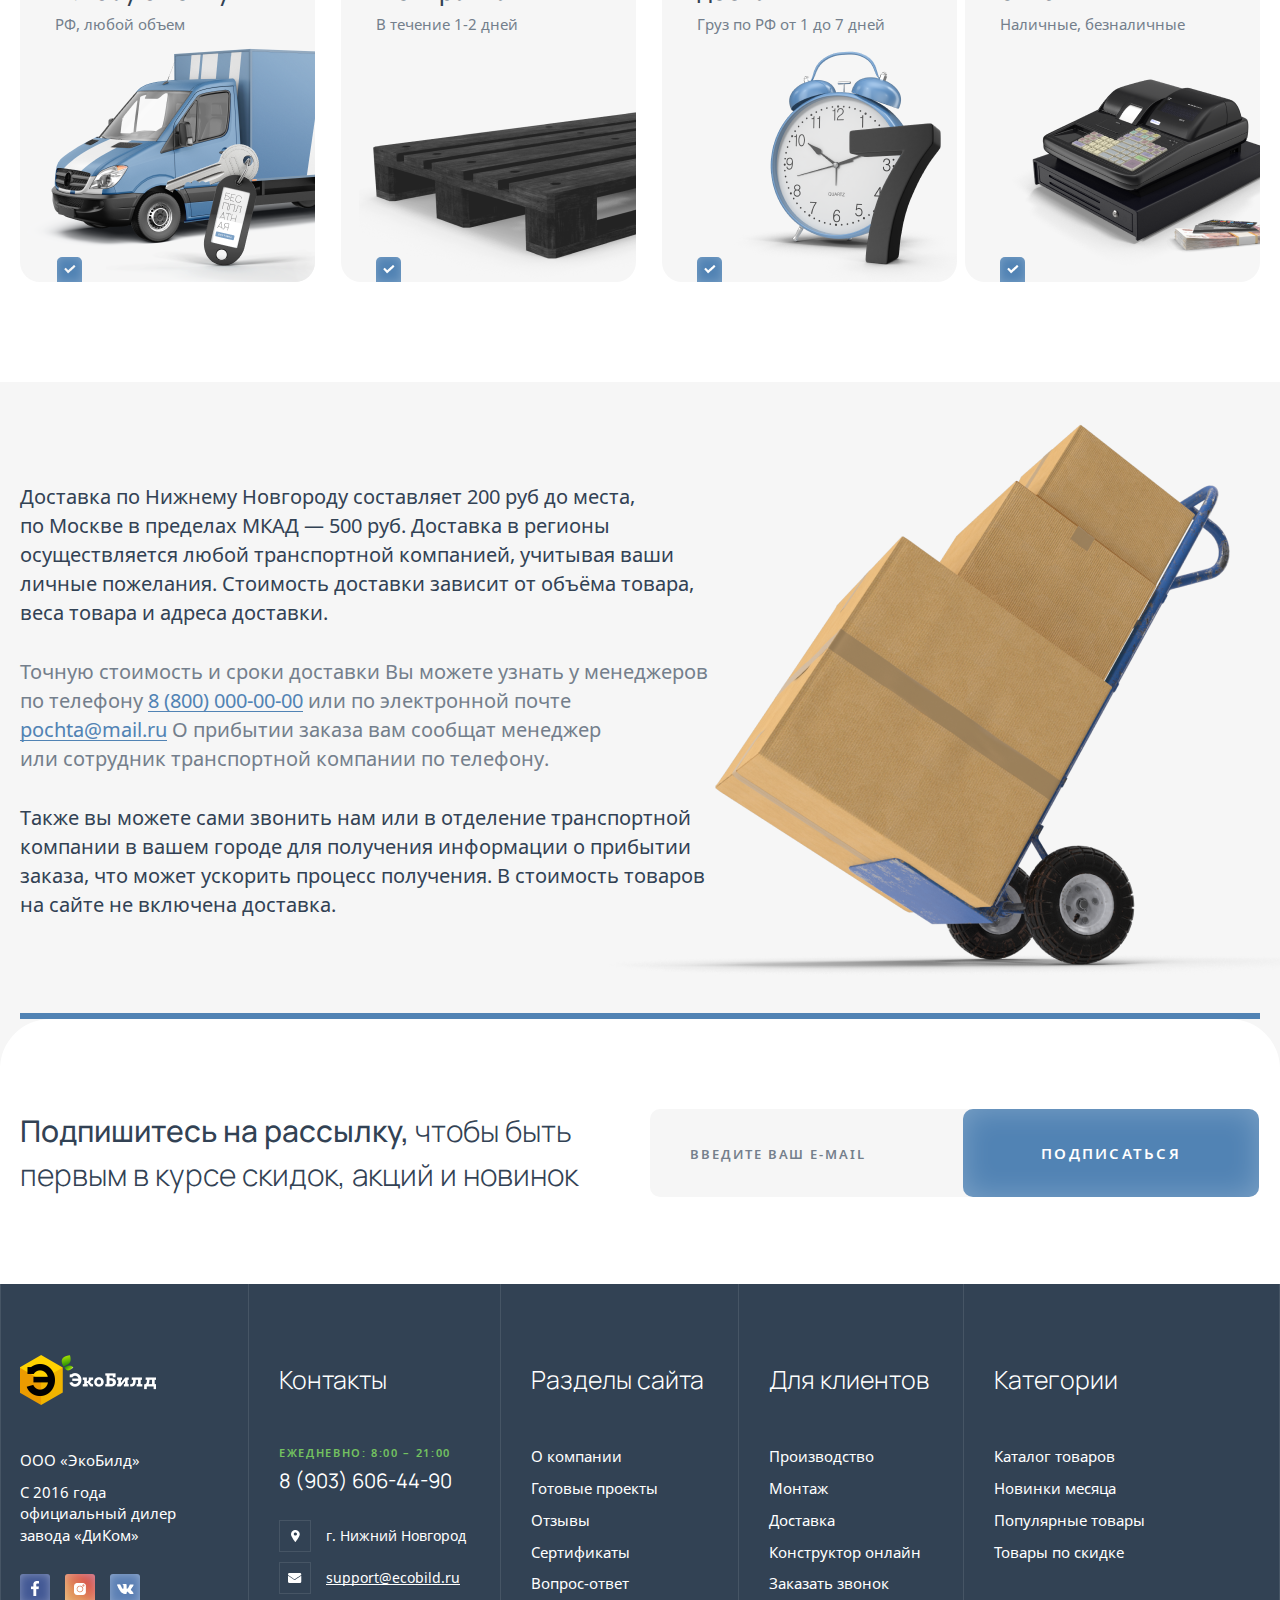
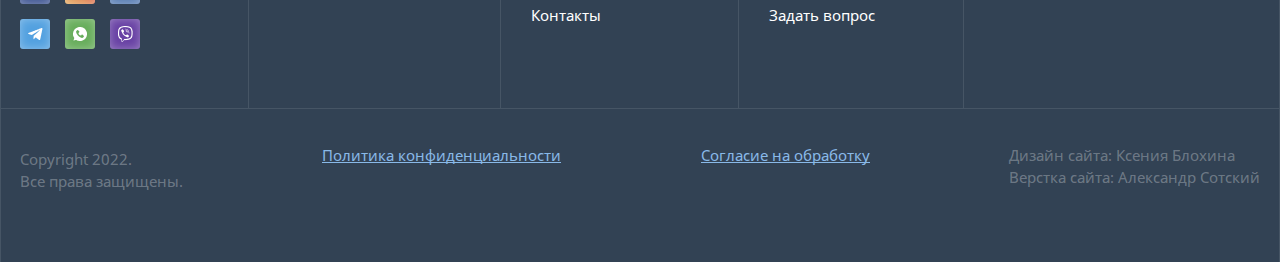
<file: delivery.html>
<!DOCTYPE html>
<html lang="ru">
<head>
	<meta charset="UTF-8">
	<title>EcoBild</title>
	<meta name="viewport" content="width=device-width, initial-scale=1 , maximum-scale=1">
	<meta name="format-detection" content="telephone=no">
	<!-- title icon-->
	<link rel="shortcut icon" type="image/x-icon" href="Favicon.ico">
	<!-- libs css-->
	<link rel="stylesheet" href="css/libs.min.css">
	<link rel="stylesheet" href="https://cdn.jsdelivr.net/npm/@fancyapps/ui@4.0/dist/fancybox.css">
	<!-- main css -->
	<link rel="stylesheet" href="css/main.css">
</head>
<body>
<nav class="nav">
	<div class="container">
		<div class="nav-row">
			<div class="nav-top">
				<ul class="nav-top__list">
					<li class="nav-top__list__item">
						<a href="#">
							Главная
						</a>
					</li>
					<li class="nav-top__list__item">
						<a href="#">
							о компании
						</a>
					</li>
					<li class="nav-top__list__item">
						<a href="#">
							готовые проекты
						</a>
					</li>
					<li class="nav-top__list__item">
						<a href="#">
							отзывы
						</a>
					</li>
					<li class="nav-top__list__item">
						<a href="#">
							вопрос-ответ
						</a>
					</li>
				</ul>
				<div class="nav-top-right">
					<div class="nav-top-soc">
						<a href="#" class="nav-soc-block nav-soc-block_vk">
							<img src="img/vk.png" alt="">
						</a>
					</div>

					<div class="nav-top-line">
						<div class="nav-top-block">
							<img src="img/map.png" alt="">
						</div>
						<span class="nav-top-line__text">
							г. Нижний Новгород
						</span>
					</div>
					<div class="nav-top-line nav-top-line_mail_wrap">
						<div class="nav-top-block">
							<img src="img/mail.png" alt="">
						</div>
						<a href="mailto:support@ecobild.ru" class="nav-top-line__text nav-top-line_mail">
							support@ecobild.ru
						</a>
					</div>
				</div>
			</div>
			<div class="nav-center">
				<div class="nav-center-left">
					<a href="index.html" class="nav-center__logo">
						<img src="img/logo.png" alt="">
						<span class="nav-center__logo__text">
							Благоустройство территорий, детских и спортивных площадок под ключ
						</span>
					</a>
					<div class="nav-center__factory">
						<img src="img/logo-dicom.png" alt="" class="nav-center__factory__logo">
						<p class="nav-center__factory__text">
							<span>Филиал завода ДиКом
							в Н. Новгороде</span>
						</p>
					</div>
				</div>
				<div class="nav-center-right">
					<div class="nav-center-phone">
						<span class="nav-center-phone__time">
							Ежедневно: 8:00 – 19:00
						</span>
						<a href="tel:89036064490" class="nav-center-phone__phone">
							8 (831) 435-13-19
						</a>
					</div>
					<a href="#" class="btn nav-btn btn-dark">
						заказать звонок
					</a>
				</div>
				<div class="nav-center-mobile-nav mob-true">
					<div class="mobile-nav-top">
						<a href="tel:8 (831) 435-13-19" class="mobile-nav__phone">
							<img src="img/phone-icon-mobile.svg" alt="">
						</a>
						<a href="#" class="mobile-nav__burger">
							<img src="img/menu-icon-mobile.svg" alt="" class="burger-open-none">
							<img src="img/menu-close-icon.svg" alt="" class="burger-open-true">
						</a>
					</div>
					<a href="#" class="btn nav-btn-calatog btn-green">
						Каталог товаров
					</a>
				</div>
			</div>
			<div class="nav-bottom">
				<div class="nav-bottom-left">
					<div class="btn-calog-wrapper">
						<a href="#" class="btn nav-btn-calatog btn-green">
							Каталог товаров
						</a>
						<div class="catalog-catagory">
							<div class="catalog-catagory-top">
								<a href="#" class="catalog-catagory-top__item">
									<span class="catalog-catagory-top__block catalog-catagory-top__block_1">
										<img src="img/star.svg" alt="">
									</span>
									<span class="catalog-catagory-top__name">
										Новинки месяца
									</span>
								</a>
								<a href="#" class="catalog-catagory-top__item">
									<span class="catalog-catagory-top__block catalog-catagory-top__block_2">
										<img src="img/popular.svg" alt="">
									</span>
									<span class="catalog-catagory-top__name">
										Популярные товары
									</span>
								</a>
								<a href="#" class="catalog-catagory-top__item">
									<span class="catalog-catagory-top__block catalog-catagory-top__block_3">
										<img src="img/discount.svg" alt="">
									</span>
									<span class="catalog-catagory-top__name">
										Товары по скидке
									</span>
								</a>
							</div>
							<ul class="catalog-catagory__content">
								<li class="catalog-catagory__item">
									<a href="#">Газонные ограждения</a>
								</li>
								<li class="catalog-catagory__item catalog-catagory__item_haschild">
									<div class="catalog-catagory__item-wraper">
										<img src="img/arrow-category.svg" alt="" class="catalog-catagory__item__arrow">
										<a href="#">Детские игровые комплексы</a>
									</div>

									<ul class="catalog-catagory__item__sublist">
										<li class="catalog-catagory__item">
											<a href="#">Игровые комплексы и формы серии МГН</a>
										</li>
										<li class="catalog-catagory__item">
											<a href="#">Игровые комплексы и формы серии МГН</a>
										</li>
										<li class="catalog-catagory__item">
											<a href="#">Игровые комплексы и формы серии МГН</a>
										</li>
										<li class="catalog-catagory__item">
											<a href="#">Игровые комплексы и формы серии МГН</a>
										</li>
									</ul>
								</li>
								<li class="catalog-catagory__item catalog-catagory__item_haschild">
									<div class="catalog-catagory__item-wraper">
										<img src="img/arrow-category.svg" alt="" class="catalog-catagory__item__arrow">
										<a href="#">Малые формы</a>
									</div>

									<ul class="catalog-catagory__item__sublist">
										<li class="catalog-catagory__item">
											<a href="#">Игровые комплексы и формы серии МГН</a>
										</li>
										<li class="catalog-catagory__item">
											<a href="#">Игровые комплексы и формы серии МГН</a>
										</li>
										<li class="catalog-catagory__item">
											<a href="#">Игровые комплексы и формы серии МГН</a>
										</li>
										<li class="catalog-catagory__item">
											<a href="#">Игровые комплексы и формы серии МГН</a>
										</li>
									</ul>
								</li>
								<li class="catalog-catagory__item catalog-catagory__item_haschild">
									<div class="catalog-catagory__item-wraper">
										<img src="img/arrow-category.svg" alt="" class="catalog-catagory__item__arrow">
										<a href="#">Оборудование для детских площадок</a>
									</div>

									<ul class="catalog-catagory__item__sublist">
										<li class="catalog-catagory__item">
											<a href="#">Игровые комплексы и формы серии МГН</a>
										</li>
										<li class="catalog-catagory__item">
											<a href="#">Игровые комплексы и формы серии МГН</a>
										</li>
										<li class="catalog-catagory__item">
											<a href="#">Игровые комплексы и формы серии МГН</a>
										</li>
										<li class="catalog-catagory__item">
											<a href="#">Игровые комплексы и формы серии МГН</a>
										</li>
									</ul>
								</li>
								<li class="catalog-catagory__item">
									<div class="catalog-catagory__item-wraper">
										<a href="#">Для скейтпарков</a>
									</div>
								</li>
								<li class="catalog-catagory__item catalog-catagory__item_haschild">
									<div class="catalog-catagory__item-wraper">
										<img src="img/arrow-category.svg" alt="" class="catalog-catagory__item__arrow">
										<a href="#">Парковая мебель</a>
									</div>
									<ul class="catalog-catagory__item__sublist">
										<li class="catalog-catagory__item">
											<a href="#">Игровые комплексы и формы серии МГН</a>
										</li>
										<li class="catalog-catagory__item">
											<a href="#">Игровые комплексы и формы серии МГН</a>
										</li>
										<li class="catalog-catagory__item">
											<a href="#">Игровые комплексы и формы серии МГН</a>
										</li>
										<li class="catalog-catagory__item">
											<a href="#">Игровые комплексы и формы серии МГН</a>
										</li>
									</ul>
								</li>
								<li class="catalog-catagory__item">
									<div class="catalog-catagory__item-wraper">
										<a href="#">Резиновые покрытия</a>
									</div>
								</li>
								<li class="catalog-catagory__item catalog-catagory__item_haschild">
									<div class="catalog-catagory__item-wraper">
										<img src="img/arrow-category.svg" alt="" class="catalog-catagory__item__arrow">
										<a href="#">Спортивно-игровое оборудование</a>
									</div>
									<ul class="catalog-catagory__item__sublist">
										<li class="catalog-catagory__item">
											<a href="#">Игровые комплексы и формы серии МГН</a>
										</li>
										<li class="catalog-catagory__item">
											<a href="#">Игровые комплексы и формы серии МГН</a>
										</li>
										<li class="catalog-catagory__item">
											<a href="#">Игровые комплексы и формы серии МГН</a>
										</li>
										<li class="catalog-catagory__item">
											<a href="#">Игровые комплексы и формы серии МГН</a>
										</li>
									</ul>
								</li>
								<li class="catalog-catagory__item">
									<div class="catalog-catagory__item-wraper">
										<a href="#">Теневые навесы</a>
									</div>
								</li>
								<li class="catalog-catagory__item">
									<div class="catalog-catagory__item-wraper">
										<a href="#">Хоккейные коробки</a>
									</div>
								</li>
							</ul>
						</div>
					</div>
					<div class="nav-search-abc">
						<div class="nav-search">
							<img src="img/search.png" alt="" class="nav-search__img">
							<input type="text" class="nav-search__input" placeholder="Поиск товаров">
						</div>
					</div>
					
				</div>
				<div class="nav-bottom-right">
					<ul class="nav-top__list">
						<li class="nav-top__list__item">
							<a href="#">
								производство
							</a>
						</li>
						<li class="nav-top__list__item">
							<a href="#">
								монтаж
							</a>
						</li>
						<li class="nav-top__list__item">
							<a href="#">
								доставка
							</a>
						</li>
						<li class="nav-top__list__item">
							<a href="#">
								конструктор
							</a>
						</li>
					</ul>
				</div>
			</div>
		</div>
	</div>
	<div class="nav-mobile-modal">
		<div class="nav-mobile-hidden mob-true">
			<ul class="nav-mobile-list">
				<li class="nav-mobile-list__item">
					<a href="#">
						Главная
					</a>
					<a href="#">
						отзывы
					</a>
				</li>
				<li class="nav-mobile-list__item">
					<a href="#">
						о компании
					</a>
					<a href="#">
						производство
					</a>
				</li>
				<li class="nav-mobile-list__item">
					<a href="#">
						готовые проекты
					</a>
					<a href="#">
						монтаж
					</a>
				</li>
				<li class="nav-mobile-list__item">
					<a href="#">
						вопрос-ответ
					</a>
					<a href="#">
						доставка
					</a>
				</li>
			</ul>
			<div class="nav-mobile-footer">
				<div class="footer-column-phone">
					<span class="footer-phone__text">
						Ежедневно: 8:00 – 19:00
					</span>
					<a href="tel:89036064490" class="footer-phone__number">
						8 (831) 435-13-19
					</a>
				</div>
				<div class="footer-column-adress">
					<div class="footer-column__item">
						<div class="footer-column__item__block">
							<img src="img/footer-map.svg" alt="">
						</div>
						<span class="footer-column__item__text">
							г. Нижний Новгород
						</span>
					</div>
					<div class="footer-column__item footer-column__item_last">
						<div class="footer-column__item__block">
							<img src="img/footer-mail.svg" alt="">
						</div>
						<a href="#" class="footer-column__item__text">
							support@ecobild.ru
						</a>
					</div>
				</div>
				<a href="#" class="nav-mobile__btn btn btn-green">
					заказать звонок
				</a>
				<div class="footer-soc">
					<a href="#" class="nav-soc-block nav-soc-block_f">
						<img src="img/facebook.svg" alt="">
					</a>
					<a href="#" class="nav-soc-block nav-soc-block_inst">
						<img src="img/inst.svg" alt="">
					</a>
					<a href="#" class="nav-soc-block nav-soc-block_vk">
						<img src="img/vk.svg" alt="">
					</a>
					<a href="#" class="nav-soc-block nav-soc-block_tg">
						<img src="img/tg.svg" alt="">
					</a>
					<a href="#" class="nav-soc-block nav-soc-block_wha">
						<img src="img/wha.svg" alt="">
					</a>
					<a href="#" class="nav-soc-block nav-soc-block_vb">
						<img src="img/vb.svg" alt="">
					</a>
				</div>
				<p class="nav-mobile-footer__text">
					Филиал завода ДиКом в Н. Новгороде
				</p>
			</div>
		</div>
	</div>
</nav>
<section class="page-inner delivery-page-wrapper">
	<img src="img/map-del-mob.svg" alt="" class="delivery-page__map mob-true">
	<div class="container">
		<div class="page-bread">
			<a href="index.html">Главная</a> / Доставка
		</div>
		<section class="delivery-page">

			<div class="container">
				<img src="img/delivery-page-map.svg" alt="" class="delivery-page__map pc-true">

				<h1 class="section-title">
					<strong>Доставка – </strong> получите свой <br>
					заказ в любой точке России
				</h1>
				<h2 class="delivery-page__subtext">
					Для упрощения погрузки, разгрузки и удешевления транспортровки
					оборудование <span>поставляется <br class="mob-true"> в разборном виде</span>
				</h2>
				<h3 class="delivery-page__package">
					Составные части уложены<br class="mob-true"> на поддоны, и упакованы<br class="mob-true"> <br>
					в термоусадочную плёнку, все стянуто упаковочной лентой
				</h3>
				<div class="delivery-adress">
					<div class="delivery-adress__block">
						<img src="img/map-deliver.png" alt="">
					</div>
					<p class="delivery-adress__text">
						Возможен самовывоз по адресу: <br>
						<span>с Центрального склада</span>
					</p>
				</div>
			</div>
		</section>
	</div>
</section>
<section class="transport-companies">
	<div class="container">
		<h2 class="section-title">
			Доставка осуществляется <br>
			<strong>транспортными компаниями</strong>
		</h2>
		<div class="transport-companies-row flex">
			<div class="transport-companies-block">
				<img src="img/transport-companies-1.svg" alt="">
			</div>
			<div class="transport-companies-block">
				<img src="img/transport-companies-2.svg" alt="">
			</div>
			<div class="transport-companies-block">
				<img src="img/transport-companies-3.svg" alt="">
			</div>
			<div class="transport-companies-block">
				<img src="img/transport-companies-4.svg" alt="">
			</div>
		</div>
		<div class="transport-companies-bloks flex">
			<div class="delivery-block">
				<h2 class="delivery-block__title">
					Доставка <br>
					 <strong>в любую точку</strong>
				</h2>
				<span class="delivery-block__text">
					РФ, любой объем
				</span>
				
				<img src="img/delivery-transport-1.png" alt="" class="delivery-block__img pc-true">
				<img src="img/delivery-transport-1-mobile.png" alt="" class="delivery-block__img mob-true">
			</div>
			<div class="delivery-block">
				<h2 class="delivery-block__title">
					Сбор заказа <br>
					<strong>и отправка</strong>
				</h2>
				<span class="delivery-block__text">
					В течение 1-2 дней
				</span>
				<div class="delivery-block__icon">
					<img src="img/check-delivery.png" alt="">
				</div>
				<img src="img/delivery-transport-2.png" alt="" class="delivery-block__img pc-true">
				<img src="img/delivery-transport-2-mobile.png" alt="" class="delivery-block__img mob-true">
			</div>
			<div class="delivery-block">
				<h2 class="delivery-block__title">
					Средний срок
					<strong>доставки</strong>
				</h2>
				<span class="delivery-block__text">
					Груз по РФ от 1 до 7 дней
				</span>
				<div class="delivery-block__icon">
					<img src="img/check-delivery.png" alt="">
				</div>
				<img src="img/delivery-transport-3.png" alt="" class="delivery-block__img pc-true">
				<img src="img/delivery-transport-3-mobile.png" alt="" class="delivery-block__img mob-true">
			</div>
			<div class="delivery-block">
				<h2 class="delivery-block__title">
					<strong>Способы</strong> <br>
					оплаты
				</h2>
				<span class="delivery-block__text">
					Наличные, безналичные
				</span>
				<div class="delivery-block__icon">
					<img src="img/check-delivery.png" alt="">
				</div>
				<img src="img/delivery-transport-4.png" alt="" class="delivery-block__img pc-true">
				<img src="img/delivery-transport-4-mobile.png" alt="" class="delivery-block__img mob-true">
			</div>
		</div>
	</div>
</section>
<section class="delivery-cart">
	<div class="container">
		<img src="img/delivery-cart.png" alt="" class="delivery-cart__img pc-true">
		<img src="img/cart-mobile.png" alt="" class="delivery-cart__img mob-true">
		<div class="delivery-cart-content">
			<p class="delivery-cart_text">
				Доставка по Нижнему Новгороду составляет 200 руб до места, по Москве в пределах МКАД — 500 руб. Доставка в регионы осуществляется любой транспортной компанией, учитывая ваши личные пожелания. Стоимость доставки зависит от объёма товара, веса товара и адреса доставки.
			</p>
			<p class="delivery-cart_text delivery-cart_text_light">
				Точную стоимость и сроки доставки Вы можете узнать у менеджеров по телефону <a href="tel:88000000000" class="border-hover">8 (800) 000-00-00</a> или по электронной почте<br> <a href="mailto:pochta@mail.ru" class="border-hover">pochta@mail.ru</a> О прибытии заказа вам сообщат менеджер <br>
				или сотрудник транспортной компании по телефону.
			</p>
			<p class="delivery-cart_text">
				Также вы можете сами звонить нам или в отделение транспортной компании в вашем городе для получения информации о прибытии заказа, что может ускорить процесс получения. В стоимость товаров на сайте не включена доставка.
			</p>
		</div>
	</div>
</section>
<section class="mailing">
	<div class="container">
		<div class="mailing-row">
			<h2 class="mailing__title">
				<strong>Подпишитесь на рассылку,</strong> чтобы быть 
				первым в курсе скидок, акций и новинок
			</h2>
			<div class="mailing-form">
				<input type="text" class="mailing__input" required placeholder="введите ваш e-mail">
				<button class="btn btn-light btn-mailing">
					подписаться
				</button>
			</div>
		</div>
	</div>
</section>
<footer class="footer">
	<div class="footer-wrap">
		<div class="container">
			<div class="footer-row">
				<div class="footer-info footer-column footer-column_logo">
					<a href="index.html"><img src="img/footer-logo.png" alt="" class="footer__logo"></a>
					<p class="footer-info__text">
						ООО «ЭкоБилд»
					</p>
					<p class="footer-info__text">
						С 2016 года официальный дилер завода «ДиКом»
					</p>
					<div class="footer-soc">
						<div class="nav-top-soc">
							<a href="#" class="nav-soc-block nav-soc-block_f">
								<img src="img/facebook.png" alt="">
							</a>
							<a href="#" class="nav-soc-block nav-soc-block_inst">
								<img src="img/inst.png" alt="">
							</a>
							<a href="#" class="nav-soc-block nav-soc-block_vk">
								<img src="img/vk.png" alt="">
							</a>
						</div>
						<div class="nav-top-soc nav-top-soc__mesanger">
							<a href="#" class="nav-soc-block nav-soc-block_tg">
								<img src="img/tg.png" alt="">
							</a>
							<a href="#" class="nav-soc-block nav-soc-block_wha">
								<img src="img/wha.png" alt="">
							</a>
							<a href="#" class="nav-soc-block nav-soc-block_vb">
								<img src="img/vb.png" alt="">
							</a>
						</div>
					</div>
				</div>
				<div class="footer-column">
					<h3 class="footer-list__title">
						Контакты
					</h3>
					<div class="footer-column-phone">
						<span class="footer-phone__text">
							Ежедневно: 8:00 – 21:00
						</span>
						<a href="tel:89036064490" class="footer-phone__number">
							8 (903) 606-44-90
						</a>
					</div>
					<div class="footer-column-adress">
						<div class="footer-column__item">
							<div class="footer-column__item__block">
								<img src="img/footer-map.svg" alt="">
							</div>
							<span class="footer-column__item__text">
								г. Нижний Новгород
							</span>
						</div>
						<div class="footer-column__item footer-column__item_last">
							<div class="footer-column__item__block">
								<img src="img/footer-mail.svg" alt="">
							</div>
							<a href="#" class="footer-column__item__text">
								support@ecobild.ru
							</a>
						</div>
					</div>
				</div>
				<div class="footer-column">
					<h3 class="footer-list__title">
						Разделы сайта
					</h3>
					<ul class="footer-list">
						<li class="footer-list__item">
							<a href="#">
								О компании
							</a>
						</li>
						<li class="footer-list__item">
							<a href="#">
								Готовые проекты
							</a>
						</li>
						<li class="footer-list__item">
							<a href="#">
								Отзывы
							</a>
						</li>
						<li class="footer-list__item">
							<a href="#">
								Сертификаты
							</a>
						</li>
						<li class="footer-list__item">
							<a href="#">
								Вопрос-ответ
							</a>
						</li>
						<li class="footer-list__item">
							<a href="#">
								Контакты
							</a>
						</li>
					</ul>
				</div>
				<div class="footer-column">
					<h3 class="footer-list__title">
						Для клиентов
					</h3>
					<ul class="footer-list">
						<li class="footer-list__item">
							<a href="#">
								Производство
							</a>
						</li>
						<li class="footer-list__item">
							<a href="#">
								Монтаж
							</a>
						</li>
						<li class="footer-list__item">
							<a href="#">
								Доставка
							</a>
						</li>
						<li class="footer-list__item">
							<a href="#">
								Конструктор онлайн
							</a>
						</li>
						<li class="footer-list__item">
							<a href="#">
								Заказать звонок
							</a>
						</li>
						<li class="footer-list__item">
							<a href="#">
								Задать вопрос
							</a>
						</li>
					</ul>
				</div>
				<div class="footer-column">
					<h3 class="footer-list__title">
						Категории
					</h3>
					<ul class="footer-list">
						<li class="footer-list__item">
							<a href="#">
								Каталог товаров
							</a>
						</li>
						<li class="footer-list__item">
							<a href="#">
								Новинки месяца
							</a>
						</li>
						<li class="footer-list__item">
							<a href="#">
								Популярные товары
							</a>
						</li>
						<li class="footer-list__item">
							<a href="#">
								Товары по скидке
							</a>
						</li>
					</ul>
				</div>
			</div>
			<div class="footer-bottom">
				<span class="footer-bottom__copy">
					Copyright 2022. <br>
					Все права защищены.
				</span>
				<a href="#" class="footer-bottom__link">
					Политика конфиденциальности
				</a>
				<a href="#" class="footer-bottom__link">
					Согласие на обработку
				</a>
				<div class="footer-bottom__we">
					<div class="footer-bottom__we_link">
						Дизайн сайта: <a href="https://vk.com/toryxcx">Ксения Блохина</a>
					</div>
					<div class="footer-bottom__we_link">
						Верстка сайта: <a href="https://vk.com/alexander_sotskii">Александр Сотский</a>
					</div>
				</div>
			</div>
		</div>
	</div>
</footer>
<!-- libs js -->
<script src="js/libs.min.js"></script>
<script src="https://cdn.jsdelivr.net/npm/@fancyapps/ui@4.0/dist/fancybox.umd.js"></script>
<script src="js/common.js"></script>
</body>

</html>
</file>
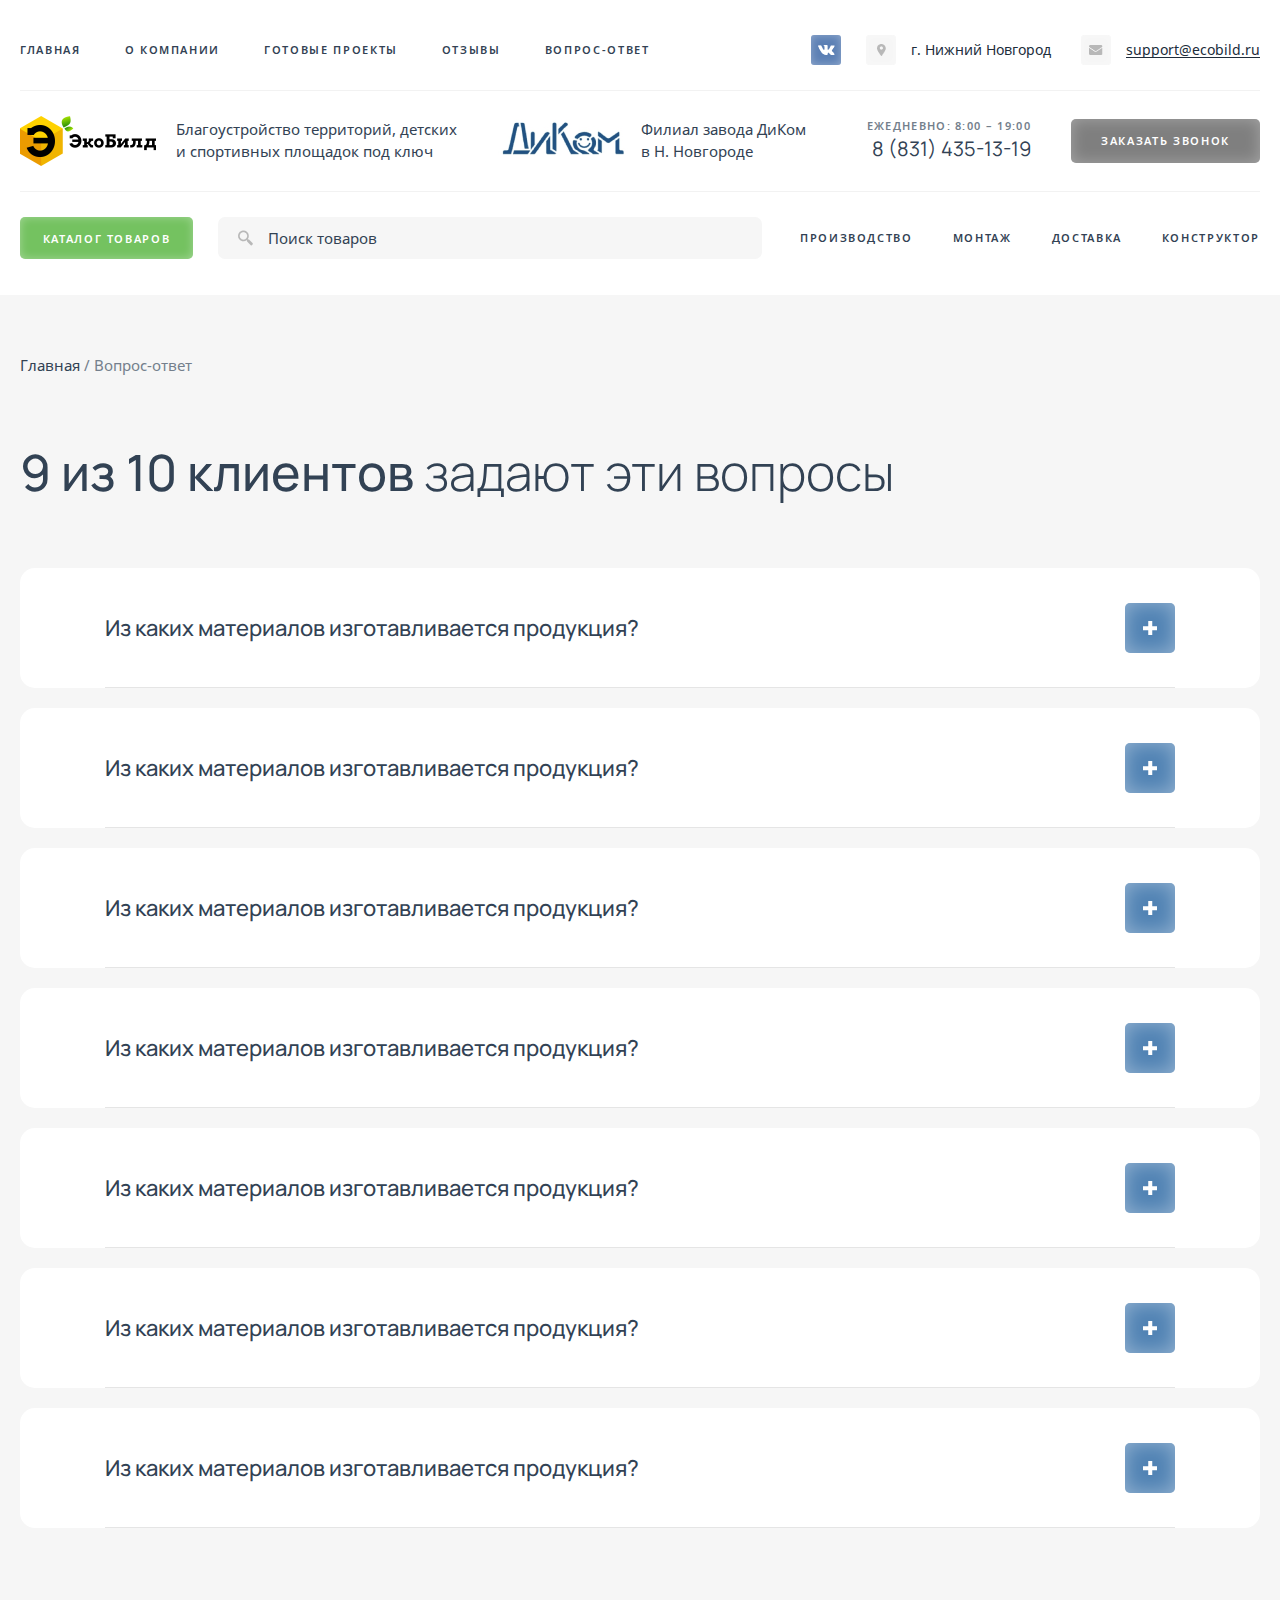
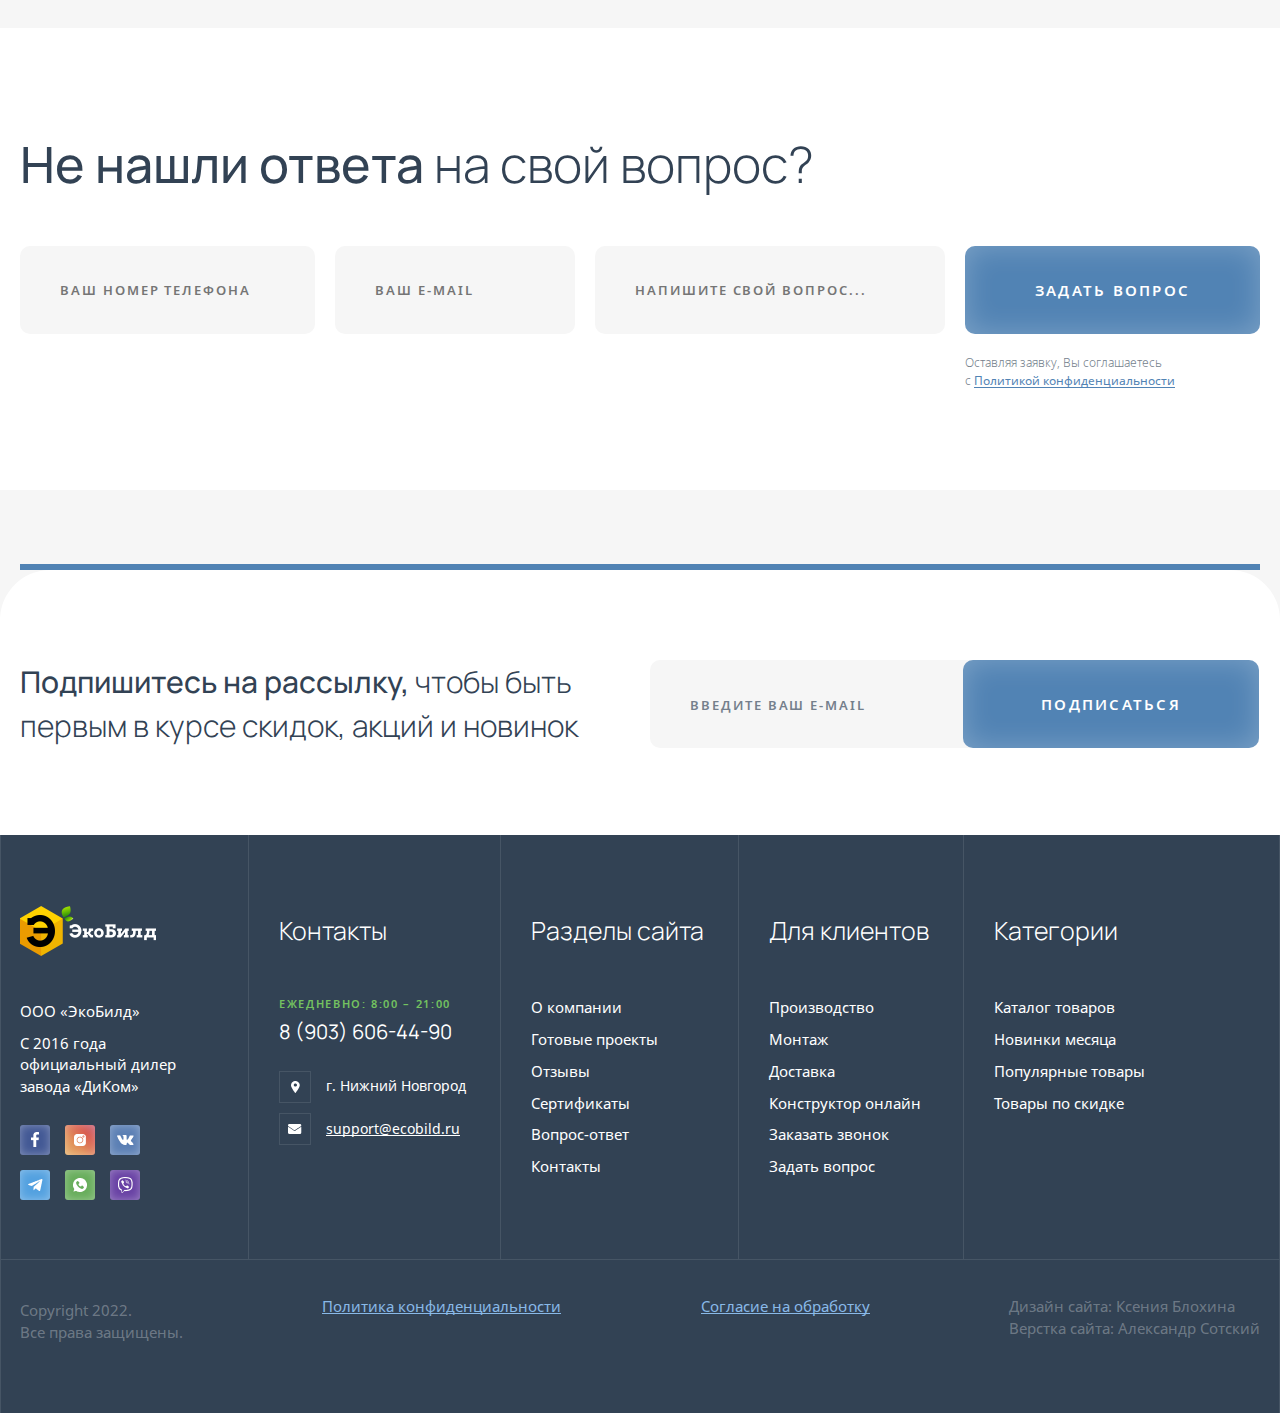
<file: questions.html>
<!DOCTYPE html>
<html lang="ru">
<head>
	<meta charset="UTF-8">
	<title>EcoBild</title>
	<meta name="viewport" content="width=device-width, initial-scale=1 , maximum-scale=1">
	<meta name="format-detection" content="telephone=no">
	<!-- title icon-->
	<link rel="shortcut icon" type="image/x-icon" href="Favicon.ico">
	<!-- libs css-->
	<link rel="stylesheet" href="css/libs.min.css">
	<!-- main css -->
	<link rel="stylesheet" href="css/main.css">
</head>
<body>
<nav class="nav">
	<div class="container">
		<div class="nav-row">
			<div class="nav-top">
				<ul class="nav-top__list">
					<li class="nav-top__list__item">
						<a href="#">
							Главная
						</a>
					</li>
					<li class="nav-top__list__item">
						<a href="#">
							о компании
						</a>
					</li>
					<li class="nav-top__list__item">
						<a href="#">
							готовые проекты
						</a>
					</li>
					<li class="nav-top__list__item">
						<a href="#">
							отзывы
						</a>
					</li>
					<li class="nav-top__list__item">
						<a href="#">
							вопрос-ответ
						</a>
					</li>
				</ul>
				<div class="nav-top-right">
					<div class="nav-top-soc">
						<a href="#" class="nav-soc-block nav-soc-block_vk">
							<img src="img/vk.png" alt="">
						</a>
					</div>

					<div class="nav-top-line">
						<div class="nav-top-block">
							<img src="img/map.png" alt="">
						</div>
						<span class="nav-top-line__text">
							г. Нижний Новгород
						</span>
					</div>
					<div class="nav-top-line nav-top-line_mail_wrap">
						<div class="nav-top-block">
							<img src="img/mail.png" alt="">
						</div>
						<a href="mailto:support@ecobild.ru" class="nav-top-line__text nav-top-line_mail">
							support@ecobild.ru
						</a>
					</div>
				</div>
			</div>
			<div class="nav-center">
				<div class="nav-center-left">
					<a href="index.html" class="nav-center__logo">
						<img src="img/logo.png" alt="">
						<span class="nav-center__logo__text">
							Благоустройство территорий, детских и спортивных площадок под ключ
						</span>
					</a>
					<div class="nav-center__factory">
						<img src="img/logo-dicom.png" alt="" class="nav-center__factory__logo">
						<p class="nav-center__factory__text">
							<span>Филиал завода ДиКом
							в Н. Новгороде</span>
						</p>
					</div>
				</div>
				<div class="nav-center-right">
					<div class="nav-center-phone">
						<span class="nav-center-phone__time">
							Ежедневно: 8:00 – 19:00
						</span>
						<a href="tel:89036064490" class="nav-center-phone__phone">
							8 (831) 435-13-19
						</a>
					</div>
					<a href="#" class="btn nav-btn btn-dark">
						заказать звонок
					</a>
				</div>
				<div class="nav-center-mobile-nav mob-true">
					<div class="mobile-nav-top">
						<a href="tel:8 (831) 435-13-19" class="mobile-nav__phone">
							<img src="img/phone-icon-mobile.svg" alt="">
						</a>
						<a href="#" class="mobile-nav__burger">
							<img src="img/menu-icon-mobile.svg" alt="" class="burger-open-none">
							<img src="img/menu-close-icon.svg" alt="" class="burger-open-true">
						</a>
					</div>
					<a href="#" class="btn nav-btn-calatog btn-green">
						Каталог товаров
					</a>
				</div>
			</div>
			<div class="nav-bottom">
				<div class="nav-bottom-left">
					<div class="btn-calog-wrapper">
						<a href="#" class="btn nav-btn-calatog btn-green">
							Каталог товаров
						</a>
						<div class="catalog-catagory">
							<div class="catalog-catagory-top">
								<a href="#" class="catalog-catagory-top__item">
									<span class="catalog-catagory-top__block catalog-catagory-top__block_1">
										<img src="img/star.svg" alt="">
									</span>
									<span class="catalog-catagory-top__name">
										Новинки месяца
									</span>
								</a>
								<a href="#" class="catalog-catagory-top__item">
									<span class="catalog-catagory-top__block catalog-catagory-top__block_2">
										<img src="img/popular.svg" alt="">
									</span>
									<span class="catalog-catagory-top__name">
										Популярные товары
									</span>
								</a>
								<a href="#" class="catalog-catagory-top__item">
									<span class="catalog-catagory-top__block catalog-catagory-top__block_3">
										<img src="img/discount.svg" alt="">
									</span>
									<span class="catalog-catagory-top__name">
										Товары по скидке
									</span>
								</a>
							</div>
							<ul class="catalog-catagory__content">
								<li class="catalog-catagory__item">
									<a href="#">Газонные ограждения</a>
								</li>
								<li class="catalog-catagory__item catalog-catagory__item_haschild">
									<div class="catalog-catagory__item-wraper">
										<img src="img/arrow-category.svg" alt="" class="catalog-catagory__item__arrow">
										<a href="#">Детские игровые комплексы</a>
									</div>

									<ul class="catalog-catagory__item__sublist">
										<li class="catalog-catagory__item">
											<a href="#">Игровые комплексы и формы серии МГН</a>
										</li>
										<li class="catalog-catagory__item">
											<a href="#">Игровые комплексы и формы серии МГН</a>
										</li>
										<li class="catalog-catagory__item">
											<a href="#">Игровые комплексы и формы серии МГН</a>
										</li>
										<li class="catalog-catagory__item">
											<a href="#">Игровые комплексы и формы серии МГН</a>
										</li>
									</ul>
								</li>
								<li class="catalog-catagory__item catalog-catagory__item_haschild">
									<div class="catalog-catagory__item-wraper">
										<img src="img/arrow-category.svg" alt="" class="catalog-catagory__item__arrow">
										<a href="#">Малые формы</a>
									</div>

									<ul class="catalog-catagory__item__sublist">
										<li class="catalog-catagory__item">
											<a href="#">Игровые комплексы и формы серии МГН</a>
										</li>
										<li class="catalog-catagory__item">
											<a href="#">Игровые комплексы и формы серии МГН</a>
										</li>
										<li class="catalog-catagory__item">
											<a href="#">Игровые комплексы и формы серии МГН</a>
										</li>
										<li class="catalog-catagory__item">
											<a href="#">Игровые комплексы и формы серии МГН</a>
										</li>
									</ul>
								</li>
								<li class="catalog-catagory__item catalog-catagory__item_haschild">
									<div class="catalog-catagory__item-wraper">
										<img src="img/arrow-category.svg" alt="" class="catalog-catagory__item__arrow">
										<a href="#">Оборудование для детских площадок</a>
									</div>

									<ul class="catalog-catagory__item__sublist">
										<li class="catalog-catagory__item">
											<a href="#">Игровые комплексы и формы серии МГН</a>
										</li>
										<li class="catalog-catagory__item">
											<a href="#">Игровые комплексы и формы серии МГН</a>
										</li>
										<li class="catalog-catagory__item">
											<a href="#">Игровые комплексы и формы серии МГН</a>
										</li>
										<li class="catalog-catagory__item">
											<a href="#">Игровые комплексы и формы серии МГН</a>
										</li>
									</ul>
								</li>
								<li class="catalog-catagory__item">
									<div class="catalog-catagory__item-wraper">
										<a href="#">Для скейтпарков</a>
									</div>
								</li>
								<li class="catalog-catagory__item catalog-catagory__item_haschild">
									<div class="catalog-catagory__item-wraper">
										<img src="img/arrow-category.svg" alt="" class="catalog-catagory__item__arrow">
										<a href="#">Парковая мебель</a>
									</div>
									<ul class="catalog-catagory__item__sublist">
										<li class="catalog-catagory__item">
											<a href="#">Игровые комплексы и формы серии МГН</a>
										</li>
										<li class="catalog-catagory__item">
											<a href="#">Игровые комплексы и формы серии МГН</a>
										</li>
										<li class="catalog-catagory__item">
											<a href="#">Игровые комплексы и формы серии МГН</a>
										</li>
										<li class="catalog-catagory__item">
											<a href="#">Игровые комплексы и формы серии МГН</a>
										</li>
									</ul>
								</li>
								<li class="catalog-catagory__item">
									<div class="catalog-catagory__item-wraper">
										<a href="#">Резиновые покрытия</a>
									</div>
								</li>
								<li class="catalog-catagory__item catalog-catagory__item_haschild">
									<div class="catalog-catagory__item-wraper">
										<img src="img/arrow-category.svg" alt="" class="catalog-catagory__item__arrow">
										<a href="#">Спортивно-игровое оборудование</a>
									</div>
									<ul class="catalog-catagory__item__sublist">
										<li class="catalog-catagory__item">
											<a href="#">Игровые комплексы и формы серии МГН</a>
										</li>
										<li class="catalog-catagory__item">
											<a href="#">Игровые комплексы и формы серии МГН</a>
										</li>
										<li class="catalog-catagory__item">
											<a href="#">Игровые комплексы и формы серии МГН</a>
										</li>
										<li class="catalog-catagory__item">
											<a href="#">Игровые комплексы и формы серии МГН</a>
										</li>
									</ul>
								</li>
								<li class="catalog-catagory__item">
									<div class="catalog-catagory__item-wraper">
										<a href="#">Теневые навесы</a>
									</div>
								</li>
								<li class="catalog-catagory__item">
									<div class="catalog-catagory__item-wraper">
										<a href="#">Хоккейные коробки</a>
									</div>
								</li>
							</ul>
						</div>
					</div>
					<div class="nav-search-abc">
						<div class="nav-search">
							<img src="img/search.png" alt="" class="nav-search__img">
							<input type="text" class="nav-search__input" placeholder="Поиск товаров">
						</div>
					</div>
					
				</div>
				<div class="nav-bottom-right">
					<ul class="nav-top__list">
						<li class="nav-top__list__item">
							<a href="#">
								производство
							</a>
						</li>
						<li class="nav-top__list__item">
							<a href="#">
								монтаж
							</a>
						</li>
						<li class="nav-top__list__item">
							<a href="#">
								доставка
							</a>
						</li>
						<li class="nav-top__list__item">
							<a href="#">
								конструктор
							</a>
						</li>
					</ul>
				</div>
			</div>
		</div>
	</div>
	<div class="nav-mobile-modal">
		<div class="nav-mobile-hidden mob-true">
			<ul class="nav-mobile-list">
				<li class="nav-mobile-list__item">
					<a href="#">
						Главная
					</a>
					<a href="#">
						отзывы
					</a>
				</li>
				<li class="nav-mobile-list__item">
					<a href="#">
						о компании
					</a>
					<a href="#">
						производство
					</a>
				</li>
				<li class="nav-mobile-list__item">
					<a href="#">
						готовые проекты
					</a>
					<a href="#">
						монтаж
					</a>
				</li>
				<li class="nav-mobile-list__item">
					<a href="#">
						вопрос-ответ
					</a>
					<a href="#">
						доставка
					</a>
				</li>
			</ul>
			<div class="nav-mobile-footer">
				<div class="footer-column-phone">
					<span class="footer-phone__text">
						Ежедневно: 8:00 – 19:00
					</span>
					<a href="tel:89036064490" class="footer-phone__number">
						8 (831) 435-13-19
					</a>
				</div>
				<div class="footer-column-adress">
					<div class="footer-column__item">
						<div class="footer-column__item__block">
							<img src="img/footer-map.svg" alt="">
						</div>
						<span class="footer-column__item__text">
							г. Нижний Новгород
						</span>
					</div>
					<div class="footer-column__item footer-column__item_last">
						<div class="footer-column__item__block">
							<img src="img/footer-mail.svg" alt="">
						</div>
						<a href="#" class="footer-column__item__text">
							support@ecobild.ru
						</a>
					</div>
				</div>
				<a href="#" class="nav-mobile__btn btn btn-green">
					заказать звонок
				</a>
				<div class="footer-soc">
					<a href="#" class="nav-soc-block nav-soc-block_f">
						<img src="img/facebook.svg" alt="">
					</a>
					<a href="#" class="nav-soc-block nav-soc-block_inst">
						<img src="img/inst.svg" alt="">
					</a>
					<a href="#" class="nav-soc-block nav-soc-block_vk">
						<img src="img/vk.svg" alt="">
					</a>
					<a href="#" class="nav-soc-block nav-soc-block_tg">
						<img src="img/tg.svg" alt="">
					</a>
					<a href="#" class="nav-soc-block nav-soc-block_wha">
						<img src="img/wha.svg" alt="">
					</a>
					<a href="#" class="nav-soc-block nav-soc-block_vb">
						<img src="img/vb.svg" alt="">
					</a>
				</div>
				<p class="nav-mobile-footer__text">
					Филиал завода ДиКом в Н. Новгороде
				</p>
			</div>
		</div>
	</div>
</nav>
<section class="page-inner questions-page">
	<div class="container">
		<div class="page-bread">
			<a href="index.html">Главная</a> / Вопрос-ответ
		</div>
		<section class="questions">
			<div class="container">
				<h2 class="section-title">
					<strong>9 из 10 клиентов</strong> задают эти вопросы
				</h2>
				<div class="questions-row">
					<div class="questions-block">
						<div class="questions-block-top">
							<span class="questions-block-top__title">
								Из каких материалов изготавливается продукция?
							</span>
							<div class="questions-block__plus">
								
							</div>
						</div>
						<div class="questions-block-content">
							<p class="questions-block-content__text">
								Основными материалами является экологически чистая древесина и металл, безопасность которых подтверждается международными сертификатами соответствия.
							</p>
						</div>
					</div>
					<div class="questions-block">
						<div class="questions-block-top">
							<span class="questions-block-top__title">
								Из каких материалов изготавливается продукция?
							</span>
							<div class="questions-block__plus">
								
							</div>
						</div>
						<div class="questions-block-content">
							<p class="questions-block-content__text">
								Основными материалами является экологически чистая древесина и металл, безопасность которых подтверждается международными сертификатами соответствия.
							</p>
						</div>
					</div>
					<div class="questions-block">
						<div class="questions-block-top">
							<span class="questions-block-top__title">
								Из каких материалов изготавливается продукция?
							</span>
							<div class="questions-block__plus">
								
							</div>
						</div>
						<div class="questions-block-content">
							<p class="questions-block-content__text">
								Основными материалами является экологически чистая древесина и металл, безопасность которых подтверждается международными сертификатами соответствия.
							</p>
						</div>
					</div>
					<div class="questions-block">
						<div class="questions-block-top">
							<span class="questions-block-top__title">
								Из каких материалов изготавливается продукция?
							</span>
							<div class="questions-block__plus">
								
							</div>
						</div>
						<div class="questions-block-content">
							<p class="questions-block-content__text">
								Основными материалами является экологически чистая древесина и металл, безопасность которых подтверждается международными сертификатами соответствия.
							</p>
						</div>
					</div>
					<div class="questions-block">
						<div class="questions-block-top">
							<span class="questions-block-top__title">
								Из каких материалов изготавливается продукция?
							</span>
							<div class="questions-block__plus">
								
							</div>
						</div>
						<div class="questions-block-content">
							<p class="questions-block-content__text">
								Основными материалами является экологически чистая древесина и металл, безопасность которых подтверждается международными сертификатами соответствия.
							</p>
						</div>
					</div>
					<div class="questions-block">
						<div class="questions-block-top">
							<span class="questions-block-top__title">
								Из каких материалов изготавливается продукция?
							</span>
							<div class="questions-block__plus">
								
							</div>
						</div>
						<div class="questions-block-content">
							<p class="questions-block-content__text">
								Основными материалами является экологически чистая древесина и металл, безопасность которых подтверждается международными сертификатами соответствия.
							</p>
						</div>
					</div>
					<div class="questions-block">
						<div class="questions-block-top">
							<span class="questions-block-top__title">
								Из каких материалов изготавливается продукция?
							</span>
							<div class="questions-block__plus">
								
							</div>
						</div>
						<div class="questions-block-content">
							<p class="questions-block-content__text">
								Основными материалами является экологически чистая древесина и металл, безопасность которых подтверждается международными сертификатами соответствия.
							</p>
						</div>
					</div>
				</div>
			</div>
		</section>
	</div>
</section>
<section class="questions-form">
	<div class="container">
		<h2 class="section-title">
			<strong>Не нашли ответа</strong> на свой вопрос?
		</h2>
		<div class="questions-form-inner">
			<input type="text" class="questions-form__input questions-form__input_phone phone" placeholder="Ваш номер телефона">
			<input type="text" class="questions-form__input questions-form__input_email email" placeholder="Ваш e-mail">
			<textarea class="questions-form__input questions-form__input_questions" placeholder="Напишите свой вопрос..."></textarea>
			
			<div class="questions-form-btn-wrapper">
				<button class="btn btn-light questions-form_btn">
					задать вопрос
				</button>
				<p class="questions-form__politic">
					Оставляя заявку, Вы соглашаетесь <br>
					с <a href="" class="border-hover">Политикой конфиденциальности</a>
				</p>
			</div>
		</div>
	</div>
</section>
<section class="mailing">
	<div class="container">
		<div class="mailing-row">
			<h2 class="mailing__title">
				<strong>Подпишитесь на рассылку,</strong> чтобы быть 
				первым в курсе скидок, акций и новинок
			</h2>
			<div class="mailing-form">
				<input type="text" class="mailing__input" required placeholder="введите ваш e-mail">
				<button class="btn btn-light btn-mailing">
					подписаться
				</button>
			</div>
		</div>
	</div>
</section>
<footer class="footer">
	<div class="footer-wrap">
		<div class="container">
			<div class="footer-row">
				<div class="footer-info footer-column footer-column_logo">
					<a href="index.html"><img src="img/footer-logo.png" alt="" class="footer__logo"></a>
					<p class="footer-info__text">
						ООО «ЭкоБилд»
					</p>
					<p class="footer-info__text">
						С 2016 года официальный дилер завода «ДиКом»
					</p>
					<div class="footer-soc">
						<div class="nav-top-soc">
							<a href="#" class="nav-soc-block nav-soc-block_f">
								<img src="img/facebook.png" alt="">
							</a>
							<a href="#" class="nav-soc-block nav-soc-block_inst">
								<img src="img/inst.png" alt="">
							</a>
							<a href="#" class="nav-soc-block nav-soc-block_vk">
								<img src="img/vk.png" alt="">
							</a>
						</div>
						<div class="nav-top-soc nav-top-soc__mesanger">
							<a href="#" class="nav-soc-block nav-soc-block_tg">
								<img src="img/tg.png" alt="">
							</a>
							<a href="#" class="nav-soc-block nav-soc-block_wha">
								<img src="img/wha.png" alt="">
							</a>
							<a href="#" class="nav-soc-block nav-soc-block_vb">
								<img src="img/vb.png" alt="">
							</a>
						</div>
					</div>
				</div>
				<div class="footer-column">
					<h3 class="footer-list__title">
						Контакты
					</h3>
					<div class="footer-column-phone">
						<span class="footer-phone__text">
							Ежедневно: 8:00 – 21:00
						</span>
						<a href="tel:89036064490" class="footer-phone__number">
							8 (903) 606-44-90
						</a>
					</div>
					<div class="footer-column-adress">
						<div class="footer-column__item">
							<div class="footer-column__item__block">
								<img src="img/footer-map.svg" alt="">
							</div>
							<span class="footer-column__item__text">
								г. Нижний Новгород
							</span>
						</div>
						<div class="footer-column__item footer-column__item_last">
							<div class="footer-column__item__block">
								<img src="img/footer-mail.svg" alt="">
							</div>
							<a href="#" class="footer-column__item__text">
								support@ecobild.ru
							</a>
						</div>
					</div>
				</div>
				<div class="footer-column">
					<h3 class="footer-list__title">
						Разделы сайта
					</h3>
					<ul class="footer-list">
						<li class="footer-list__item">
							<a href="#">
								О компании
							</a>
						</li>
						<li class="footer-list__item">
							<a href="#">
								Готовые проекты
							</a>
						</li>
						<li class="footer-list__item">
							<a href="#">
								Отзывы
							</a>
						</li>
						<li class="footer-list__item">
							<a href="#">
								Сертификаты
							</a>
						</li>
						<li class="footer-list__item">
							<a href="#">
								Вопрос-ответ
							</a>
						</li>
						<li class="footer-list__item">
							<a href="#">
								Контакты
							</a>
						</li>
					</ul>
				</div>
				<div class="footer-column">
					<h3 class="footer-list__title">
						Для клиентов
					</h3>
					<ul class="footer-list">
						<li class="footer-list__item">
							<a href="#">
								Производство
							</a>
						</li>
						<li class="footer-list__item">
							<a href="#">
								Монтаж
							</a>
						</li>
						<li class="footer-list__item">
							<a href="#">
								Доставка
							</a>
						</li>
						<li class="footer-list__item">
							<a href="#">
								Конструктор онлайн
							</a>
						</li>
						<li class="footer-list__item">
							<a href="#">
								Заказать звонок
							</a>
						</li>
						<li class="footer-list__item">
							<a href="#">
								Задать вопрос
							</a>
						</li>
					</ul>
				</div>
				<div class="footer-column">
					<h3 class="footer-list__title">
						Категории
					</h3>
					<ul class="footer-list">
						<li class="footer-list__item">
							<a href="#">
								Каталог товаров
							</a>
						</li>
						<li class="footer-list__item">
							<a href="#">
								Новинки месяца
							</a>
						</li>
						<li class="footer-list__item">
							<a href="#">
								Популярные товары
							</a>
						</li>
						<li class="footer-list__item">
							<a href="#">
								Товары по скидке
							</a>
						</li>
					</ul>
				</div>
			</div>
			<div class="footer-bottom">
				<span class="footer-bottom__copy">
					Copyright 2022. <br>
					Все права защищены.
				</span>
				<a href="#" class="footer-bottom__link">
					Политика конфиденциальности
				</a>
				<a href="#" class="footer-bottom__link">
					Согласие на обработку
				</a>
				<div class="footer-bottom__we">
					<div class="footer-bottom__we_link">
						Дизайн сайта: <a href="https://vk.com/toryxcx">Ксения Блохина</a>
					</div>
					<div class="footer-bottom__we_link">
						Верстка сайта: <a href="https://vk.com/alexander_sotskii">Александр Сотский</a>
					</div>
				</div>
			</div>
		</div>
	</div>
</footer>
<!-- libs js -->
<script src="js/libs.min.js"></script>
<script src="js/common.js"></script>
</body>

</html>
</file>
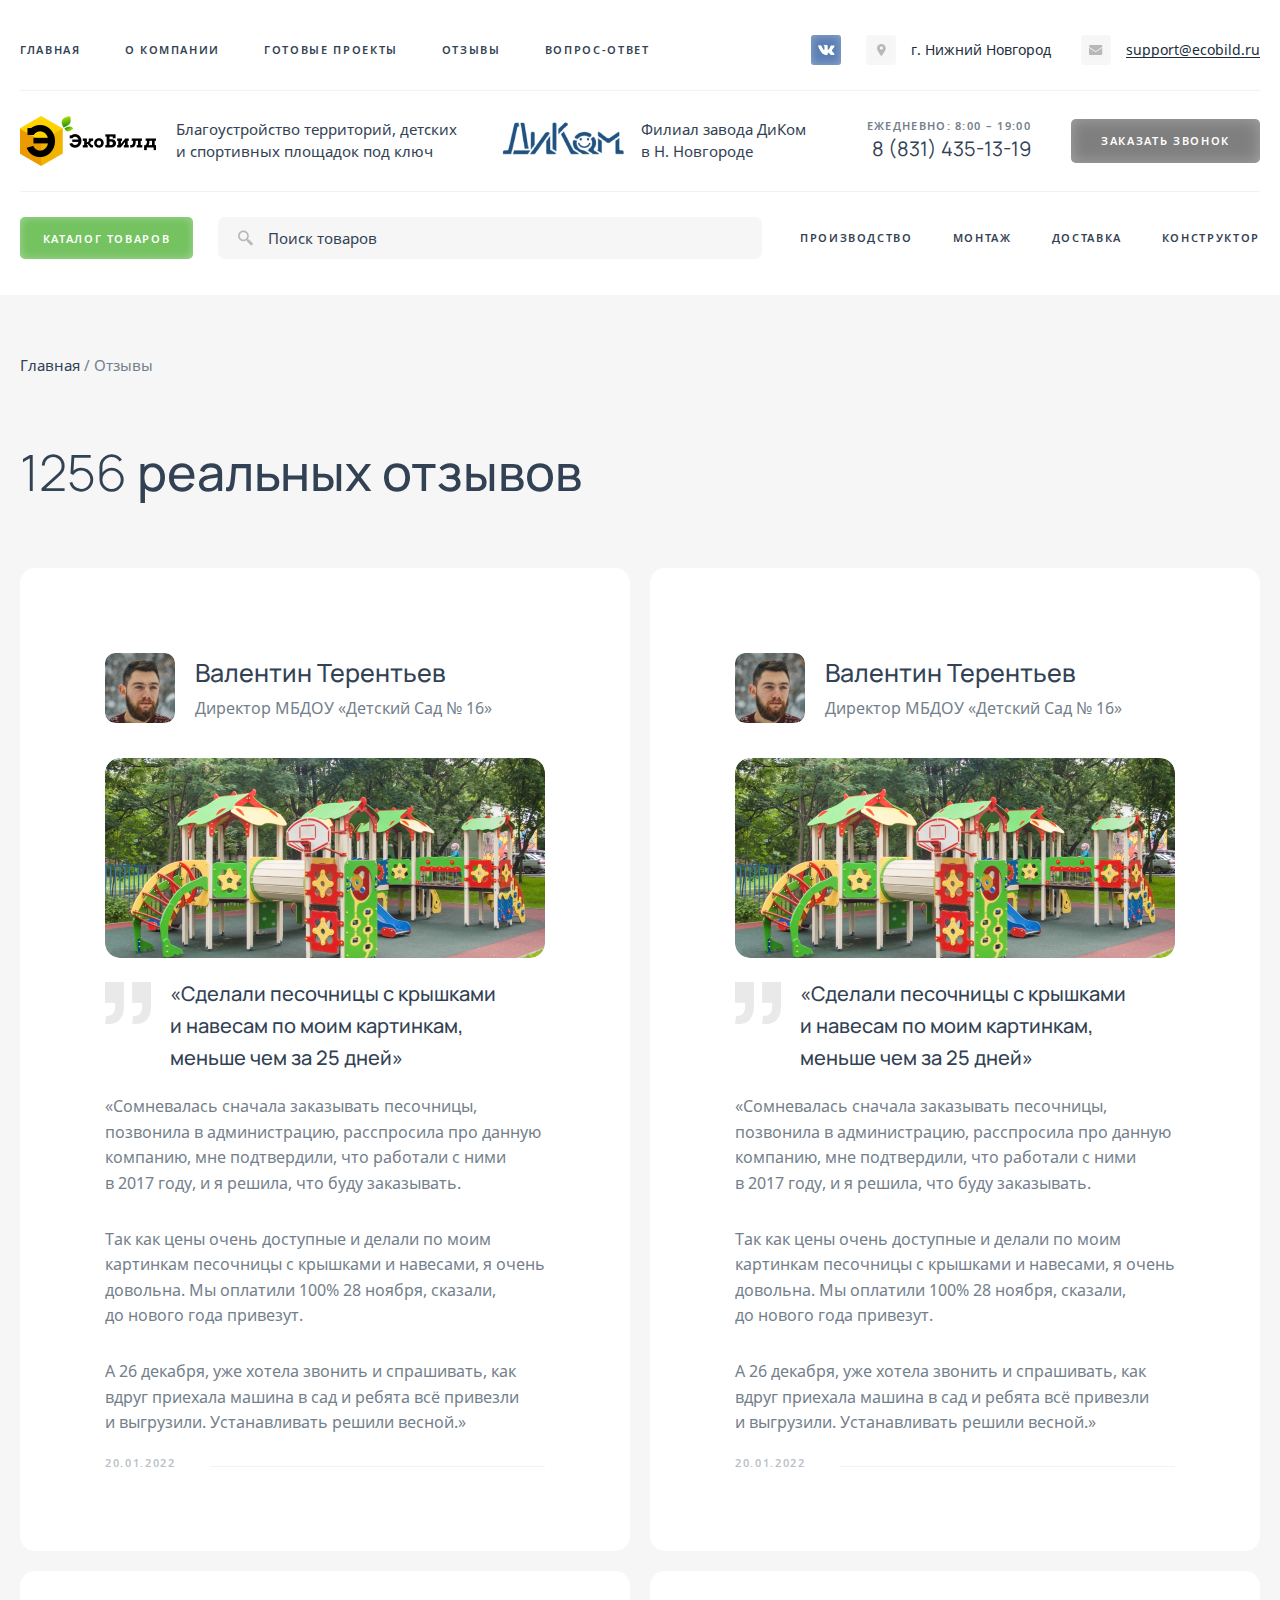
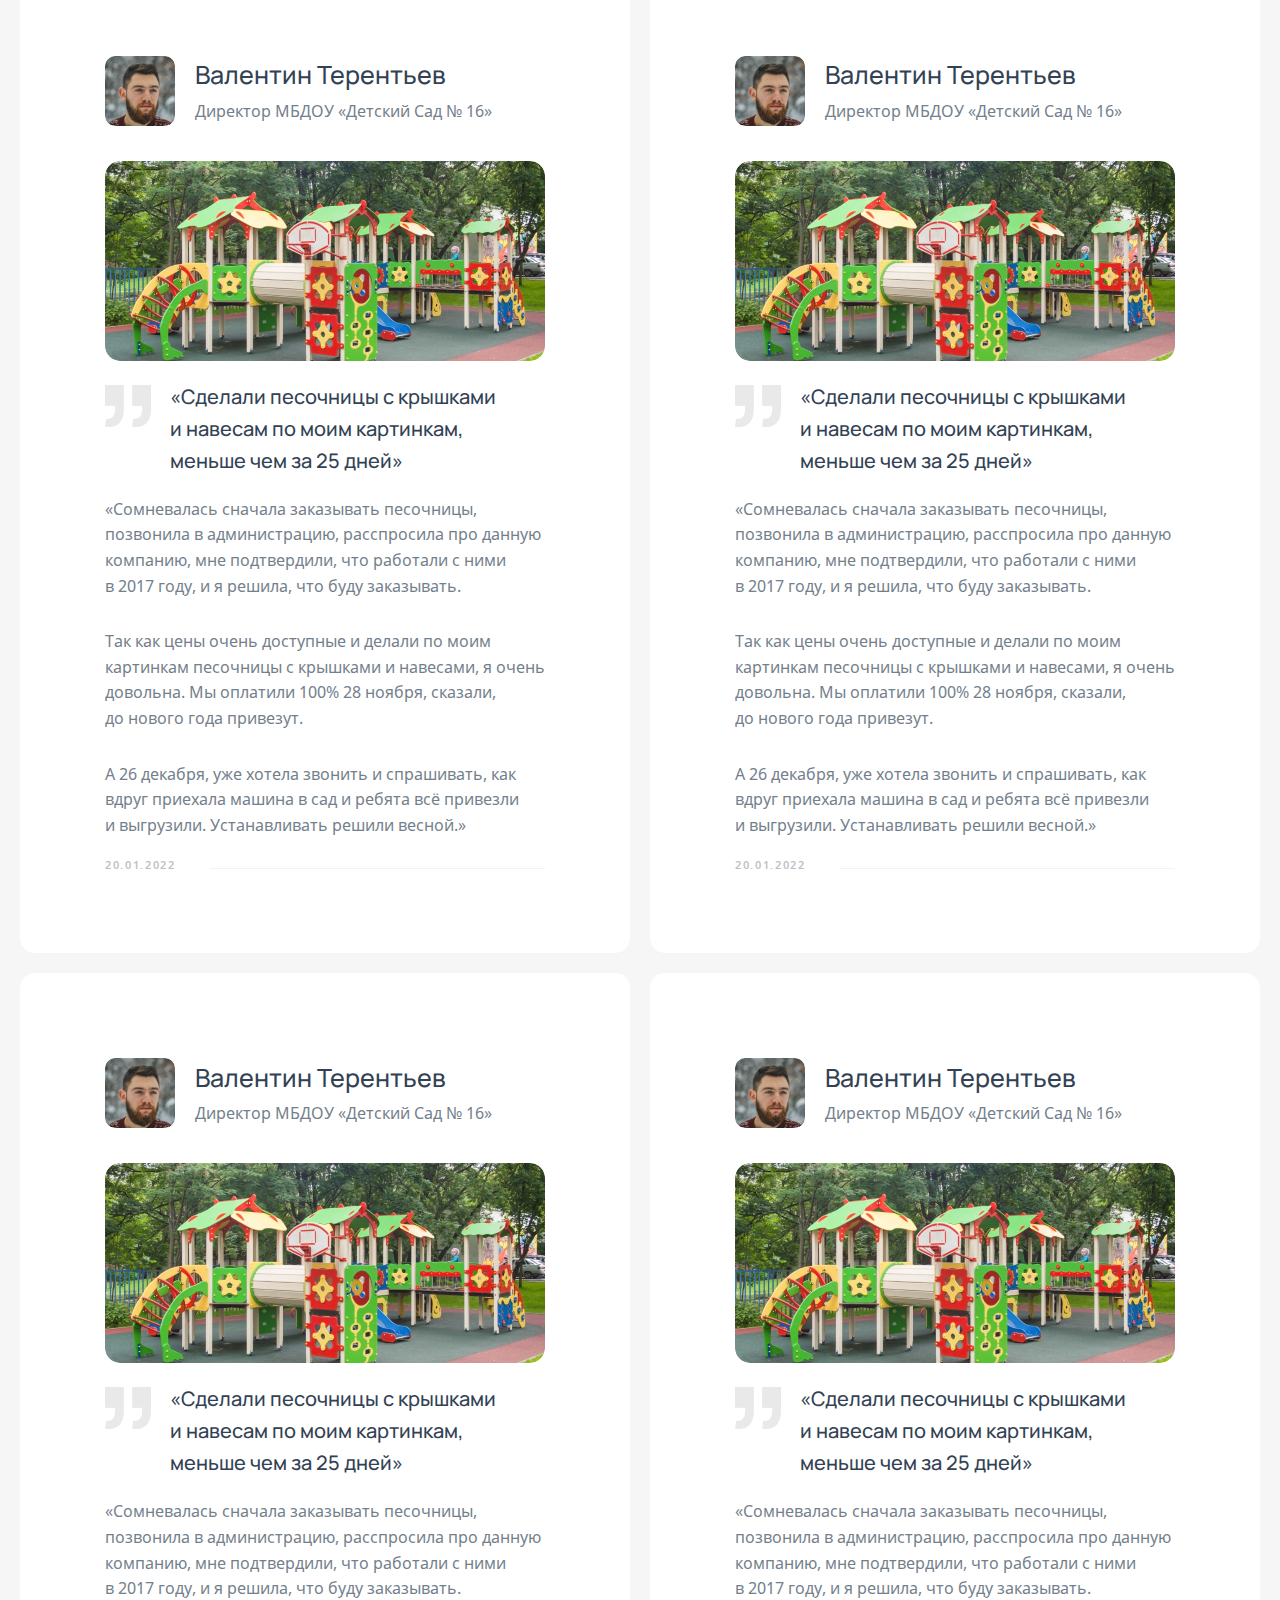
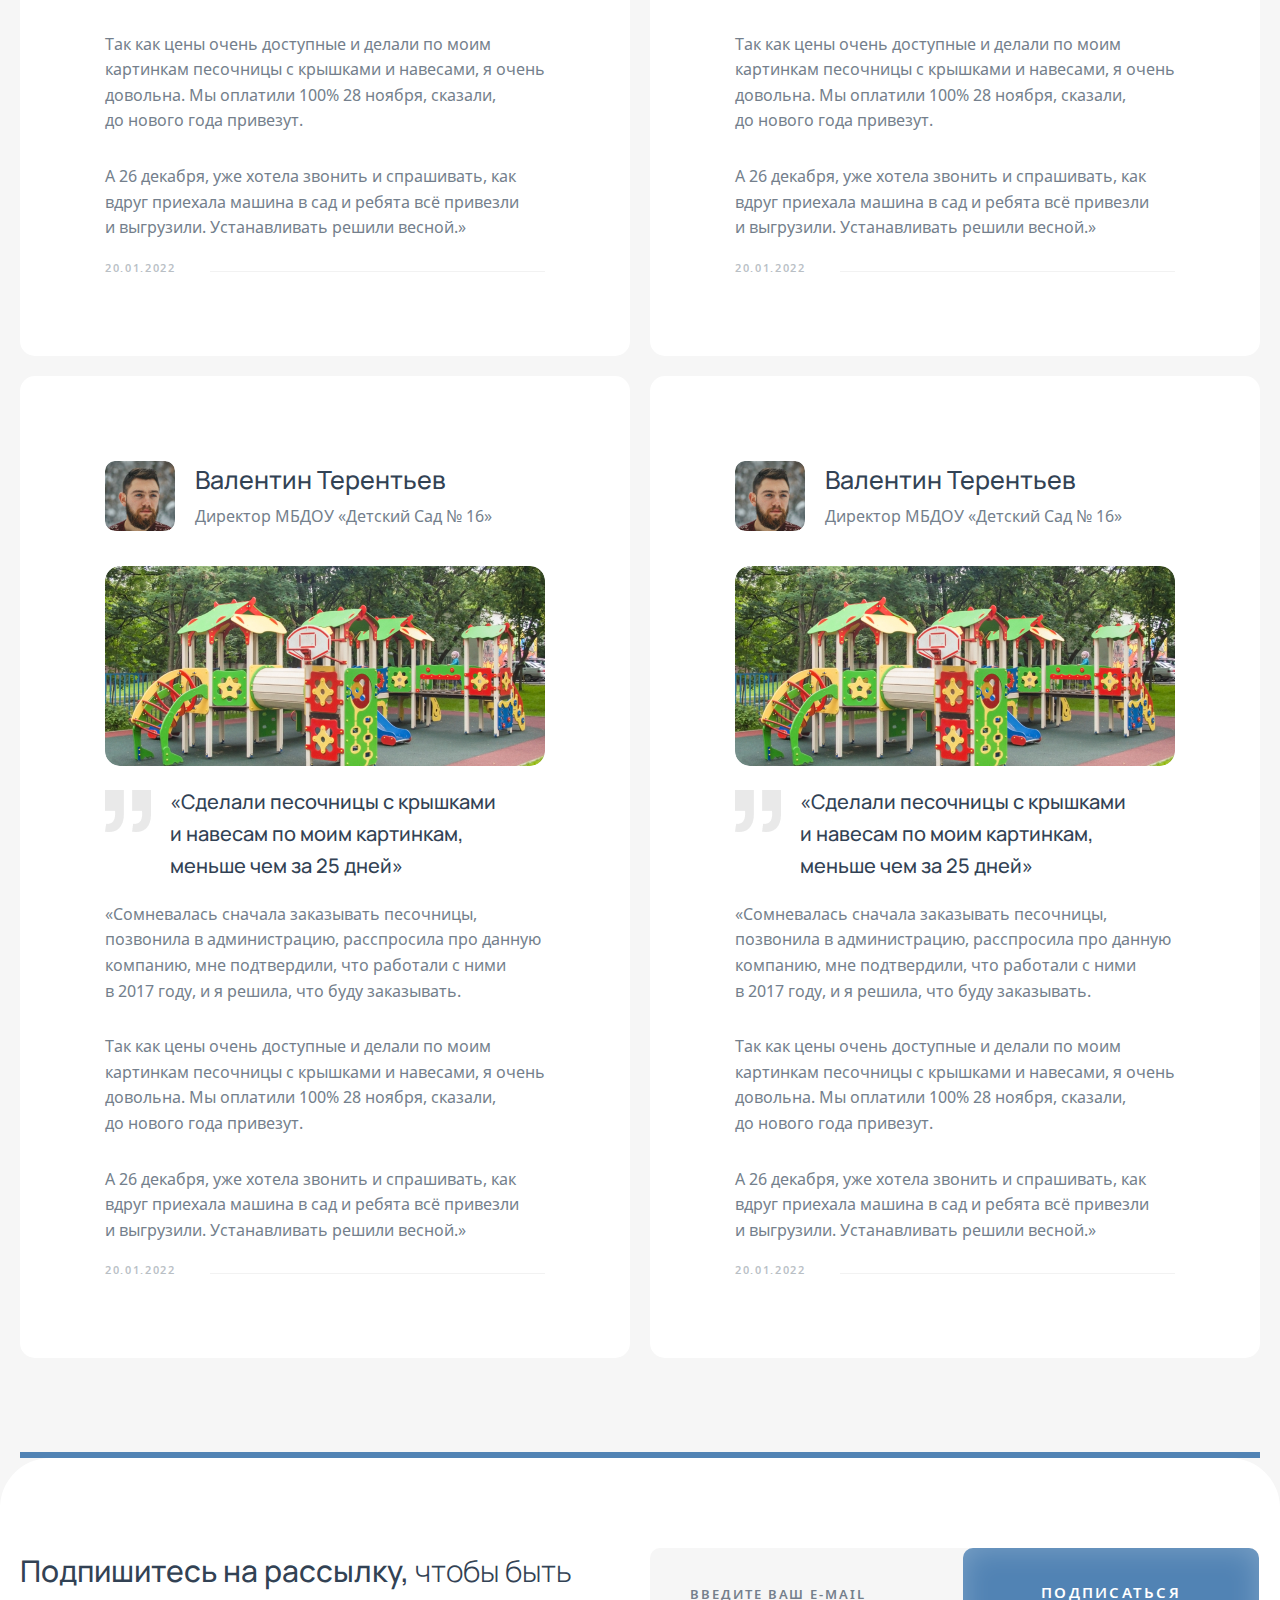
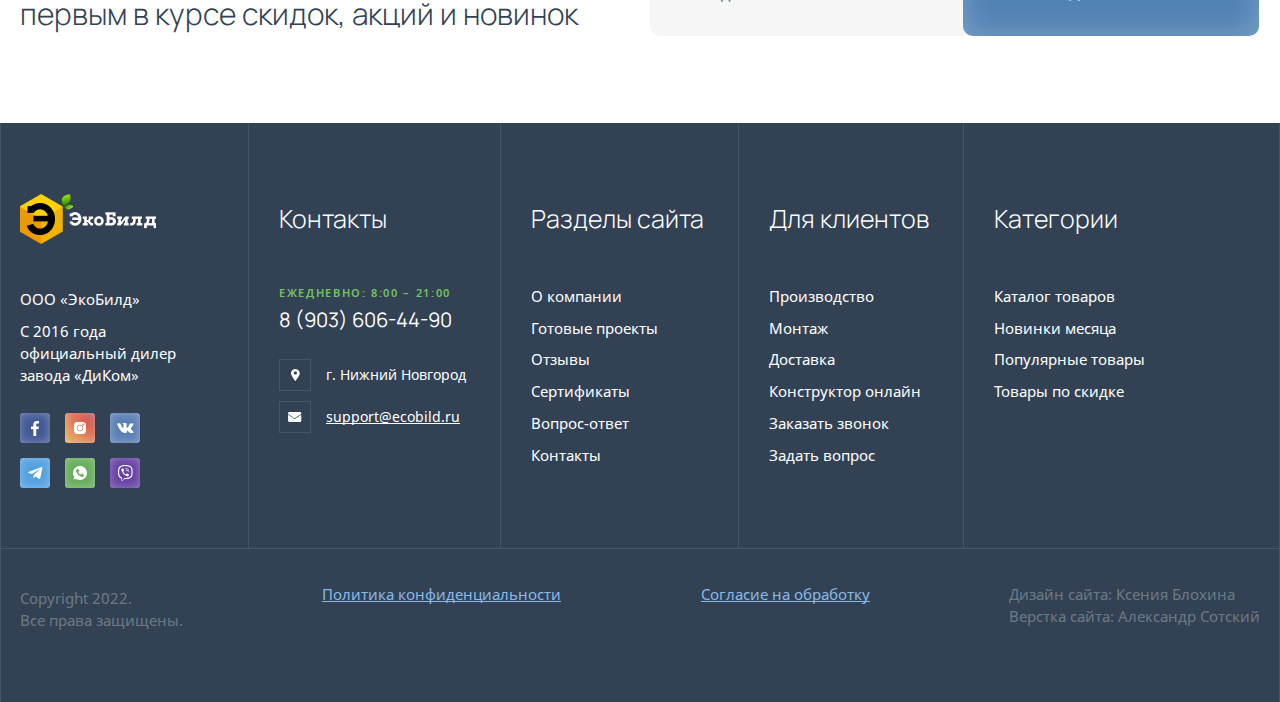
<file: reviews.html>
<!DOCTYPE html>
<html lang="ru">
<head>
	<meta charset="UTF-8">
	<title>EcoBild</title>
	<meta name="viewport" content="width=device-width, initial-scale=1 , maximum-scale=1">
	<meta name="format-detection" content="telephone=no">
	<!-- title icon-->
	<link rel="shortcut icon" type="image/x-icon" href="Favicon.ico">
	<!-- libs css-->
	<link rel="stylesheet" href="css/libs.min.css">
	<!-- main css -->
	<link rel="stylesheet" href="css/main.css">
</head>
<body>
<nav class="nav">
	<div class="container">
		<div class="nav-row">
			<div class="nav-top">
				<ul class="nav-top__list">
					<li class="nav-top__list__item">
						<a href="#">
							Главная
						</a>
					</li>
					<li class="nav-top__list__item">
						<a href="#">
							о компании
						</a>
					</li>
					<li class="nav-top__list__item">
						<a href="#">
							готовые проекты
						</a>
					</li>
					<li class="nav-top__list__item">
						<a href="#">
							отзывы
						</a>
					</li>
					<li class="nav-top__list__item">
						<a href="#">
							вопрос-ответ
						</a>
					</li>
				</ul>
				<div class="nav-top-right">
					<div class="nav-top-soc">
						<a href="#" class="nav-soc-block nav-soc-block_vk">
							<img src="img/vk.png" alt="">
						</a>
					</div>

					<div class="nav-top-line">
						<div class="nav-top-block">
							<img src="img/map.png" alt="">
						</div>
						<span class="nav-top-line__text">
							г. Нижний Новгород
						</span>
					</div>
					<div class="nav-top-line nav-top-line_mail_wrap">
						<div class="nav-top-block">
							<img src="img/mail.png" alt="">
						</div>
						<a href="mailto:support@ecobild.ru" class="nav-top-line__text nav-top-line_mail">
							support@ecobild.ru
						</a>
					</div>
				</div>
			</div>
			<div class="nav-center">
				<div class="nav-center-left">
					<a href="index.html" class="nav-center__logo">
						<img src="img/logo.png" alt="">
						<span class="nav-center__logo__text">
							Благоустройство территорий, детских и спортивных площадок под ключ
						</span>
					</a>
					<div class="nav-center__factory">
						<img src="img/logo-dicom.png" alt="" class="nav-center__factory__logo">
						<p class="nav-center__factory__text">
							<span>Филиал завода ДиКом
							в Н. Новгороде</span>
						</p>
					</div>
				</div>
				<div class="nav-center-right">
					<div class="nav-center-phone">
						<span class="nav-center-phone__time">
							Ежедневно: 8:00 – 19:00
						</span>
						<a href="tel:89036064490" class="nav-center-phone__phone">
							8 (831) 435-13-19
						</a>
					</div>
					<a href="#" class="btn nav-btn btn-dark">
						заказать звонок
					</a>
				</div>
				<div class="nav-center-mobile-nav mob-true">
					<div class="mobile-nav-top">
						<a href="tel:8 (831) 435-13-19" class="mobile-nav__phone">
							<img src="img/phone-icon-mobile.svg" alt="">
						</a>
						<a href="#" class="mobile-nav__burger">
							<img src="img/menu-icon-mobile.svg" alt="" class="burger-open-none">
							<img src="img/menu-close-icon.svg" alt="" class="burger-open-true">
						</a>
					</div>
					<a href="#" class="btn nav-btn-calatog btn-green">
						Каталог товаров
					</a>
				</div>
			</div>
			<div class="nav-bottom">
				<div class="nav-bottom-left">
					<div class="btn-calog-wrapper">
						<a href="#" class="btn nav-btn-calatog btn-green">
							Каталог товаров
						</a>
						<div class="catalog-catagory">
							<div class="catalog-catagory-top">
								<a href="#" class="catalog-catagory-top__item">
									<span class="catalog-catagory-top__block catalog-catagory-top__block_1">
										<img src="img/star.svg" alt="">
									</span>
									<span class="catalog-catagory-top__name">
										Новинки месяца
									</span>
								</a>
								<a href="#" class="catalog-catagory-top__item">
									<span class="catalog-catagory-top__block catalog-catagory-top__block_2">
										<img src="img/popular.svg" alt="">
									</span>
									<span class="catalog-catagory-top__name">
										Популярные товары
									</span>
								</a>
								<a href="#" class="catalog-catagory-top__item">
									<span class="catalog-catagory-top__block catalog-catagory-top__block_3">
										<img src="img/discount.svg" alt="">
									</span>
									<span class="catalog-catagory-top__name">
										Товары по скидке
									</span>
								</a>
							</div>
							<ul class="catalog-catagory__content">
								<li class="catalog-catagory__item">
									<a href="#">Газонные ограждения</a>
								</li>
								<li class="catalog-catagory__item catalog-catagory__item_haschild">
									<div class="catalog-catagory__item-wraper">
										<img src="img/arrow-category.svg" alt="" class="catalog-catagory__item__arrow">
										<a href="#">Детские игровые комплексы</a>
									</div>

									<ul class="catalog-catagory__item__sublist">
										<li class="catalog-catagory__item">
											<a href="#">Игровые комплексы и формы серии МГН</a>
										</li>
										<li class="catalog-catagory__item">
											<a href="#">Игровые комплексы и формы серии МГН</a>
										</li>
										<li class="catalog-catagory__item">
											<a href="#">Игровые комплексы и формы серии МГН</a>
										</li>
										<li class="catalog-catagory__item">
											<a href="#">Игровые комплексы и формы серии МГН</a>
										</li>
									</ul>
								</li>
								<li class="catalog-catagory__item catalog-catagory__item_haschild">
									<div class="catalog-catagory__item-wraper">
										<img src="img/arrow-category.svg" alt="" class="catalog-catagory__item__arrow">
										<a href="#">Малые формы</a>
									</div>

									<ul class="catalog-catagory__item__sublist">
										<li class="catalog-catagory__item">
											<a href="#">Игровые комплексы и формы серии МГН</a>
										</li>
										<li class="catalog-catagory__item">
											<a href="#">Игровые комплексы и формы серии МГН</a>
										</li>
										<li class="catalog-catagory__item">
											<a href="#">Игровые комплексы и формы серии МГН</a>
										</li>
										<li class="catalog-catagory__item">
											<a href="#">Игровые комплексы и формы серии МГН</a>
										</li>
									</ul>
								</li>
								<li class="catalog-catagory__item catalog-catagory__item_haschild">
									<div class="catalog-catagory__item-wraper">
										<img src="img/arrow-category.svg" alt="" class="catalog-catagory__item__arrow">
										<a href="#">Оборудование для детских площадок</a>
									</div>

									<ul class="catalog-catagory__item__sublist">
										<li class="catalog-catagory__item">
											<a href="#">Игровые комплексы и формы серии МГН</a>
										</li>
										<li class="catalog-catagory__item">
											<a href="#">Игровые комплексы и формы серии МГН</a>
										</li>
										<li class="catalog-catagory__item">
											<a href="#">Игровые комплексы и формы серии МГН</a>
										</li>
										<li class="catalog-catagory__item">
											<a href="#">Игровые комплексы и формы серии МГН</a>
										</li>
									</ul>
								</li>
								<li class="catalog-catagory__item">
									<div class="catalog-catagory__item-wraper">
										<a href="#">Для скейтпарков</a>
									</div>
								</li>
								<li class="catalog-catagory__item catalog-catagory__item_haschild">
									<div class="catalog-catagory__item-wraper">
										<img src="img/arrow-category.svg" alt="" class="catalog-catagory__item__arrow">
										<a href="#">Парковая мебель</a>
									</div>
									<ul class="catalog-catagory__item__sublist">
										<li class="catalog-catagory__item">
											<a href="#">Игровые комплексы и формы серии МГН</a>
										</li>
										<li class="catalog-catagory__item">
											<a href="#">Игровые комплексы и формы серии МГН</a>
										</li>
										<li class="catalog-catagory__item">
											<a href="#">Игровые комплексы и формы серии МГН</a>
										</li>
										<li class="catalog-catagory__item">
											<a href="#">Игровые комплексы и формы серии МГН</a>
										</li>
									</ul>
								</li>
								<li class="catalog-catagory__item">
									<div class="catalog-catagory__item-wraper">
										<a href="#">Резиновые покрытия</a>
									</div>
								</li>
								<li class="catalog-catagory__item catalog-catagory__item_haschild">
									<div class="catalog-catagory__item-wraper">
										<img src="img/arrow-category.svg" alt="" class="catalog-catagory__item__arrow">
										<a href="#">Спортивно-игровое оборудование</a>
									</div>
									<ul class="catalog-catagory__item__sublist">
										<li class="catalog-catagory__item">
											<a href="#">Игровые комплексы и формы серии МГН</a>
										</li>
										<li class="catalog-catagory__item">
											<a href="#">Игровые комплексы и формы серии МГН</a>
										</li>
										<li class="catalog-catagory__item">
											<a href="#">Игровые комплексы и формы серии МГН</a>
										</li>
										<li class="catalog-catagory__item">
											<a href="#">Игровые комплексы и формы серии МГН</a>
										</li>
									</ul>
								</li>
								<li class="catalog-catagory__item">
									<div class="catalog-catagory__item-wraper">
										<a href="#">Теневые навесы</a>
									</div>
								</li>
								<li class="catalog-catagory__item">
									<div class="catalog-catagory__item-wraper">
										<a href="#">Хоккейные коробки</a>
									</div>
								</li>
							</ul>
						</div>
					</div>
					<div class="nav-search-abc">
						<div class="nav-search">
							<img src="img/search.png" alt="" class="nav-search__img">
							<input type="text" class="nav-search__input" placeholder="Поиск товаров">
						</div>
					</div>
					
				</div>
				<div class="nav-bottom-right">
					<ul class="nav-top__list">
						<li class="nav-top__list__item">
							<a href="#">
								производство
							</a>
						</li>
						<li class="nav-top__list__item">
							<a href="#">
								монтаж
							</a>
						</li>
						<li class="nav-top__list__item">
							<a href="#">
								доставка
							</a>
						</li>
						<li class="nav-top__list__item">
							<a href="#">
								конструктор
							</a>
						</li>
					</ul>
				</div>
			</div>
		</div>
	</div>
	<div class="nav-mobile-modal">
		<div class="nav-mobile-hidden mob-true">
			<ul class="nav-mobile-list">
				<li class="nav-mobile-list__item">
					<a href="#">
						Главная
					</a>
					<a href="#">
						отзывы
					</a>
				</li>
				<li class="nav-mobile-list__item">
					<a href="#">
						о компании
					</a>
					<a href="#">
						производство
					</a>
				</li>
				<li class="nav-mobile-list__item">
					<a href="#">
						готовые проекты
					</a>
					<a href="#">
						монтаж
					</a>
				</li>
				<li class="nav-mobile-list__item">
					<a href="#">
						вопрос-ответ
					</a>
					<a href="#">
						доставка
					</a>
				</li>
			</ul>
			<div class="nav-mobile-footer">
				<div class="footer-column-phone">
					<span class="footer-phone__text">
						Ежедневно: 8:00 – 19:00
					</span>
					<a href="tel:89036064490" class="footer-phone__number">
						8 (831) 435-13-19
					</a>
				</div>
				<div class="footer-column-adress">
					<div class="footer-column__item">
						<div class="footer-column__item__block">
							<img src="img/footer-map.svg" alt="">
						</div>
						<span class="footer-column__item__text">
							г. Нижний Новгород
						</span>
					</div>
					<div class="footer-column__item footer-column__item_last">
						<div class="footer-column__item__block">
							<img src="img/footer-mail.svg" alt="">
						</div>
						<a href="#" class="footer-column__item__text">
							support@ecobild.ru
						</a>
					</div>
				</div>
				<a href="#" class="nav-mobile__btn btn btn-green">
					заказать звонок
				</a>
				<div class="footer-soc">
					<a href="#" class="nav-soc-block nav-soc-block_f">
						<img src="img/facebook.svg" alt="">
					</a>
					<a href="#" class="nav-soc-block nav-soc-block_inst">
						<img src="img/inst.svg" alt="">
					</a>
					<a href="#" class="nav-soc-block nav-soc-block_vk">
						<img src="img/vk.svg" alt="">
					</a>
					<a href="#" class="nav-soc-block nav-soc-block_tg">
						<img src="img/tg.svg" alt="">
					</a>
					<a href="#" class="nav-soc-block nav-soc-block_wha">
						<img src="img/wha.svg" alt="">
					</a>
					<a href="#" class="nav-soc-block nav-soc-block_vb">
						<img src="img/vb.svg" alt="">
					</a>
				</div>
				<p class="nav-mobile-footer__text">
					Филиал завода ДиКом в Н. Новгороде
				</p>
			</div>
		</div>
	</div>
</nav>
<section class="page-inner questions-page">
	<div class="container">
		<div class="page-bread">
			<a href="index.html">Главная</a> / Отзывы
		</div>
		<section class="reviews-page">
			<div class="container">
				<h2 class="section-title">
					1256 <strong>реальных отзывов</strong>
				</h2>
				<div class="reviews-page-row flex">
					<div class="reviews-block">
						<div class="reviews-block-top">
							<div class="reviews-block-avatar" style="background-image: url('img/avatar.png');">
								
							</div>
							<div class="reviews-block-top__text">
								<h3 class="reviews-block-top__name">
									Валентин Терентьев
								</h3>
								<span class="reviews-block-top__prof">
									Директор МБДОУ «Детский Сад № 16»
								</span>
							</div>
						</div>
						<div class="reviews-block__img" style="background-image: url(img/rev-1.jpg);"></div>
						<div class="reviews-block-citate">
							<span class="reviews-block-citate__abc">
								<img src="img/citate.png" alt="">
							</span>
							<p class="reviews-block-citate__text">
								«Сделали песочницы с крышками
								и навесам по моим картинкам,
								меньше чем за 25 дней»
							</p>
						</div>
						<div class="reviews-block-content">
							<p>
								«Сомневалась сначала заказывать песочницы, позвонила в администрацию, расспросила про данную компанию, мне подтвердили, что работали с ними в 2017 году, и я решила, что буду заказывать.
							</p>
							<p>
								Так как цены очень доступные и делали по моим картинкам песочницы с крышками и навесами, я очень довольна. Мы оплатили 100% 28 ноября, сказали, до нового года привезут.
							</p>
							<p>
								 А 26 декабря, уже хотела звонить и спрашивать, как вдруг приехала машина в сад и ребята всё привезли и выгрузили. Устанавливать решили весной.»
							</p>
						</div>
						<span class="reviews-block__date">
							20.01.2022
						</span>
					</div>
					<div class="reviews-block">
						<div class="reviews-block-top">
							<div class="reviews-block-avatar" style="background-image: url('img/avatar.png');">
								
							</div>
							<div class="reviews-block-top__text">
								<h3 class="reviews-block-top__name">
									Валентин Терентьев
								</h3>
								<span class="reviews-block-top__prof">
									Директор МБДОУ «Детский Сад № 16»
								</span>
							</div>
						</div>
						<div class="reviews-block__img" style="background-image: url(img/rev-1.jpg);"></div>
						<div class="reviews-block-citate">
							<span class="reviews-block-citate__abc">
								<img src="img/citate.png" alt="">
							</span>
							<p class="reviews-block-citate__text">
								«Сделали песочницы с крышками
								и навесам по моим картинкам,
								меньше чем за 25 дней»
							</p>
						</div>
						<div class="reviews-block-content">
							<p>
								«Сомневалась сначала заказывать песочницы, позвонила в администрацию, расспросила про данную компанию, мне подтвердили, что работали с ними в 2017 году, и я решила, что буду заказывать.
							</p>
							<p>
								Так как цены очень доступные и делали по моим картинкам песочницы с крышками и навесами, я очень довольна. Мы оплатили 100% 28 ноября, сказали, до нового года привезут.
							</p>
							<p>
								 А 26 декабря, уже хотела звонить и спрашивать, как вдруг приехала машина в сад и ребята всё привезли и выгрузили. Устанавливать решили весной.»
							</p>
						</div>
						<span class="reviews-block__date">
							20.01.2022
						</span>
					</div>
					<div class="reviews-block">
						<div class="reviews-block-top">
							<div class="reviews-block-avatar" style="background-image: url('img/avatar.png');">
								
							</div>
							<div class="reviews-block-top__text">
								<h3 class="reviews-block-top__name">
									Валентин Терентьев
								</h3>
								<span class="reviews-block-top__prof">
									Директор МБДОУ «Детский Сад № 16»
								</span>
							</div>
						</div>
						<div class="reviews-block__img" style="background-image: url(img/rev-1.jpg);"></div>
						<div class="reviews-block-citate">
							<span class="reviews-block-citate__abc">
								<img src="img/citate.png" alt="">
							</span>
							<p class="reviews-block-citate__text">
								«Сделали песочницы с крышками
								и навесам по моим картинкам,
								меньше чем за 25 дней»
							</p>
						</div>
						<div class="reviews-block-content">
							<p>
								«Сомневалась сначала заказывать песочницы, позвонила в администрацию, расспросила про данную компанию, мне подтвердили, что работали с ними в 2017 году, и я решила, что буду заказывать.
							</p>
							<p>
								Так как цены очень доступные и делали по моим картинкам песочницы с крышками и навесами, я очень довольна. Мы оплатили 100% 28 ноября, сказали, до нового года привезут.
							</p>
							<p>
								 А 26 декабря, уже хотела звонить и спрашивать, как вдруг приехала машина в сад и ребята всё привезли и выгрузили. Устанавливать решили весной.»
							</p>
						</div>
						<span class="reviews-block__date">
							20.01.2022
						</span>
					</div>
					<div class="reviews-block">
						<div class="reviews-block-top">
							<div class="reviews-block-avatar" style="background-image: url('img/avatar.png');">
								
							</div>
							<div class="reviews-block-top__text">
								<h3 class="reviews-block-top__name">
									Валентин Терентьев
								</h3>
								<span class="reviews-block-top__prof">
									Директор МБДОУ «Детский Сад № 16»
								</span>
							</div>
						</div>
						<div class="reviews-block__img" style="background-image: url(img/rev-1.jpg);"></div>
						<div class="reviews-block-citate">
							<span class="reviews-block-citate__abc">
								<img src="img/citate.png" alt="">
							</span>
							<p class="reviews-block-citate__text">
								«Сделали песочницы с крышками
								и навесам по моим картинкам,
								меньше чем за 25 дней»
							</p>
						</div>
						<div class="reviews-block-content">
							<p>
								«Сомневалась сначала заказывать песочницы, позвонила в администрацию, расспросила про данную компанию, мне подтвердили, что работали с ними в 2017 году, и я решила, что буду заказывать.
							</p>
							<p>
								Так как цены очень доступные и делали по моим картинкам песочницы с крышками и навесами, я очень довольна. Мы оплатили 100% 28 ноября, сказали, до нового года привезут.
							</p>
							<p>
								 А 26 декабря, уже хотела звонить и спрашивать, как вдруг приехала машина в сад и ребята всё привезли и выгрузили. Устанавливать решили весной.»
							</p>
						</div>
						<span class="reviews-block__date">
							20.01.2022
						</span>
					</div>
					<div class="reviews-block">
						<div class="reviews-block-top">
							<div class="reviews-block-avatar" style="background-image: url('img/avatar.png');">
								
							</div>
							<div class="reviews-block-top__text">
								<h3 class="reviews-block-top__name">
									Валентин Терентьев
								</h3>
								<span class="reviews-block-top__prof">
									Директор МБДОУ «Детский Сад № 16»
								</span>
							</div>
						</div>
						<div class="reviews-block__img" style="background-image: url(img/rev-1.jpg);"></div>
						<div class="reviews-block-citate">
							<span class="reviews-block-citate__abc">
								<img src="img/citate.png" alt="">
							</span>
							<p class="reviews-block-citate__text">
								«Сделали песочницы с крышками
								и навесам по моим картинкам,
								меньше чем за 25 дней»
							</p>
						</div>
						<div class="reviews-block-content">
							<p>
								«Сомневалась сначала заказывать песочницы, позвонила в администрацию, расспросила про данную компанию, мне подтвердили, что работали с ними в 2017 году, и я решила, что буду заказывать.
							</p>
							<p>
								Так как цены очень доступные и делали по моим картинкам песочницы с крышками и навесами, я очень довольна. Мы оплатили 100% 28 ноября, сказали, до нового года привезут.
							</p>
							<p>
								 А 26 декабря, уже хотела звонить и спрашивать, как вдруг приехала машина в сад и ребята всё привезли и выгрузили. Устанавливать решили весной.»
							</p>
						</div>
						<span class="reviews-block__date">
							20.01.2022
						</span>
					</div>
					<div class="reviews-block">
						<div class="reviews-block-top">
							<div class="reviews-block-avatar" style="background-image: url('img/avatar.png');">
								
							</div>
							<div class="reviews-block-top__text">
								<h3 class="reviews-block-top__name">
									Валентин Терентьев
								</h3>
								<span class="reviews-block-top__prof">
									Директор МБДОУ «Детский Сад № 16»
								</span>
							</div>
						</div>
						<div class="reviews-block__img" style="background-image: url(img/rev-1.jpg);"></div>
						<div class="reviews-block-citate">
							<span class="reviews-block-citate__abc">
								<img src="img/citate.png" alt="">
							</span>
							<p class="reviews-block-citate__text">
								«Сделали песочницы с крышками
								и навесам по моим картинкам,
								меньше чем за 25 дней»
							</p>
						</div>
						<div class="reviews-block-content">
							<p>
								«Сомневалась сначала заказывать песочницы, позвонила в администрацию, расспросила про данную компанию, мне подтвердили, что работали с ними в 2017 году, и я решила, что буду заказывать.
							</p>
							<p>
								Так как цены очень доступные и делали по моим картинкам песочницы с крышками и навесами, я очень довольна. Мы оплатили 100% 28 ноября, сказали, до нового года привезут.
							</p>
							<p>
								 А 26 декабря, уже хотела звонить и спрашивать, как вдруг приехала машина в сад и ребята всё привезли и выгрузили. Устанавливать решили весной.»
							</p>
						</div>
						<span class="reviews-block__date">
							20.01.2022
						</span>
					</div>
					<div class="reviews-block">
						<div class="reviews-block-top">
							<div class="reviews-block-avatar" style="background-image: url('img/avatar.png');">
								
							</div>
							<div class="reviews-block-top__text">
								<h3 class="reviews-block-top__name">
									Валентин Терентьев
								</h3>
								<span class="reviews-block-top__prof">
									Директор МБДОУ «Детский Сад № 16»
								</span>
							</div>
						</div>
						<div class="reviews-block__img" style="background-image: url(img/rev-1.jpg);"></div>
						<div class="reviews-block-citate">
							<span class="reviews-block-citate__abc">
								<img src="img/citate.png" alt="">
							</span>
							<p class="reviews-block-citate__text">
								«Сделали песочницы с крышками
								и навесам по моим картинкам,
								меньше чем за 25 дней»
							</p>
						</div>
						<div class="reviews-block-content">
							<p>
								«Сомневалась сначала заказывать песочницы, позвонила в администрацию, расспросила про данную компанию, мне подтвердили, что работали с ними в 2017 году, и я решила, что буду заказывать.
							</p>
							<p>
								Так как цены очень доступные и делали по моим картинкам песочницы с крышками и навесами, я очень довольна. Мы оплатили 100% 28 ноября, сказали, до нового года привезут.
							</p>
							<p>
								 А 26 декабря, уже хотела звонить и спрашивать, как вдруг приехала машина в сад и ребята всё привезли и выгрузили. Устанавливать решили весной.»
							</p>
						</div>
						<span class="reviews-block__date">
							20.01.2022
						</span>
					</div>
					<div class="reviews-block">
						<div class="reviews-block-top">
							<div class="reviews-block-avatar" style="background-image: url('img/avatar.png');">
								
							</div>
							<div class="reviews-block-top__text">
								<h3 class="reviews-block-top__name">
									Валентин Терентьев
								</h3>
								<span class="reviews-block-top__prof">
									Директор МБДОУ «Детский Сад № 16»
								</span>
							</div>
						</div>
						<div class="reviews-block__img" style="background-image: url(img/rev-1.jpg);"></div>
						<div class="reviews-block-citate">
							<span class="reviews-block-citate__abc">
								<img src="img/citate.png" alt="">
							</span>
							<p class="reviews-block-citate__text">
								«Сделали песочницы с крышками
								и навесам по моим картинкам,
								меньше чем за 25 дней»
							</p>
						</div>
						<div class="reviews-block-content">
							<p>
								«Сомневалась сначала заказывать песочницы, позвонила в администрацию, расспросила про данную компанию, мне подтвердили, что работали с ними в 2017 году, и я решила, что буду заказывать.
							</p>
							<p>
								Так как цены очень доступные и делали по моим картинкам песочницы с крышками и навесами, я очень довольна. Мы оплатили 100% 28 ноября, сказали, до нового года привезут.
							</p>
							<p>
								 А 26 декабря, уже хотела звонить и спрашивать, как вдруг приехала машина в сад и ребята всё привезли и выгрузили. Устанавливать решили весной.»
							</p>
						</div>
						<span class="reviews-block__date">
							20.01.2022
						</span>
					</div>
				</div>
				<div class="reviews-slider-arrows mob-true">
					<a href="" class="reviews-slider-arrow reviews-slider-arrow__prev">
						<svg width="10" height="13" viewBox="0 0 10 13" fill="none" xmlns="http://www.w3.org/2000/svg">
						<path fill-rule="evenodd" clip-rule="evenodd" d="M8.65384 0.386238L9.11133 0.772437L8.39723 1.37985C8.00451 1.7139 6.4879 2.99968 5.02701 4.23712C3.56608 5.47452 2.37079 6.50166 2.37079 6.51963C2.37079 6.53761 3.56608 7.56475 5.02701 8.80215C6.4879 10.0396 8.0035 11.3245 8.39494 11.6575L9.1067 12.263L8.677 12.6315C8.44071 12.8342 8.22529 13 8.19837 13C8.1714 13 6.4158 11.5419 4.297 9.75978L0.444661 6.5196L4.32048 3.25978L8.19635 0L8.65384 0.386238Z" fill="#5183B4"/>
						</svg>
					</a>
					<a href="" class="reviews-slider-arrow reviews-slider-arrow__next">
						<svg width="10" height="13" viewBox="0 0 10 13" fill="none" xmlns="http://www.w3.org/2000/svg">
						<path fill-rule="evenodd" clip-rule="evenodd" d="M1.34616 0.386238L0.888672 0.772437L1.60277 1.37985C1.99549 1.7139 3.5121 2.99968 4.97299 4.23712C6.43392 5.47452 7.62921 6.50166 7.62921 6.51963C7.62921 6.53761 6.43392 7.56475 4.97299 8.80215C3.5121 10.0396 1.9965 11.3245 1.60506 11.6575L0.893305 12.263L1.323 12.6315C1.55929 12.8342 1.77471 13 1.80163 13C1.8286 13 3.5842 11.5419 5.703 9.75978L9.55534 6.5196L5.67952 3.25978L1.80365 0L1.34616 0.386238Z" fill="#5183B4"/>
						</svg>
					</a>
				</div>
				<p class="reviews-slider__counter mob-true">
					<span class="counter_now">01</span><span>/</span><strong class="counter_all">10</strong>
				</p>
			</div>
		</section>
	</div>
</section>
<section class="mailing">
	<div class="container">
		<div class="mailing-row">
			<h2 class="mailing__title">
				<strong>Подпишитесь на рассылку,</strong> чтобы быть 
				первым в курсе скидок, акций и новинок
			</h2>
			<div class="mailing-form">
				<input type="text" class="mailing__input" required placeholder="введите ваш e-mail">
				<button class="btn btn-light btn-mailing">
					подписаться
				</button>
			</div>
		</div>
	</div>
</section>
<footer class="footer">
	<div class="footer-wrap">
		<div class="container">
			<div class="footer-row">
				<div class="footer-info footer-column footer-column_logo">
					<a href="index.html"><img src="img/footer-logo.png" alt="" class="footer__logo"></a>
					<p class="footer-info__text">
						ООО «ЭкоБилд»
					</p>
					<p class="footer-info__text">
						С 2016 года официальный дилер завода «ДиКом»
					</p>
					<div class="footer-soc">
						<div class="nav-top-soc">
							<a href="#" class="nav-soc-block nav-soc-block_f">
								<img src="img/facebook.png" alt="">
							</a>
							<a href="#" class="nav-soc-block nav-soc-block_inst">
								<img src="img/inst.png" alt="">
							</a>
							<a href="#" class="nav-soc-block nav-soc-block_vk">
								<img src="img/vk.png" alt="">
							</a>
						</div>
						<div class="nav-top-soc nav-top-soc__mesanger">
							<a href="#" class="nav-soc-block nav-soc-block_tg">
								<img src="img/tg.png" alt="">
							</a>
							<a href="#" class="nav-soc-block nav-soc-block_wha">
								<img src="img/wha.png" alt="">
							</a>
							<a href="#" class="nav-soc-block nav-soc-block_vb">
								<img src="img/vb.png" alt="">
							</a>
						</div>
					</div>
				</div>
				<div class="footer-column">
					<h3 class="footer-list__title">
						Контакты
					</h3>
					<div class="footer-column-phone">
						<span class="footer-phone__text">
							Ежедневно: 8:00 – 21:00
						</span>
						<a href="tel:89036064490" class="footer-phone__number">
							8 (903) 606-44-90
						</a>
					</div>
					<div class="footer-column-adress">
						<div class="footer-column__item">
							<div class="footer-column__item__block">
								<img src="img/footer-map.svg" alt="">
							</div>
							<span class="footer-column__item__text">
								г. Нижний Новгород
							</span>
						</div>
						<div class="footer-column__item footer-column__item_last">
							<div class="footer-column__item__block">
								<img src="img/footer-mail.svg" alt="">
							</div>
							<a href="#" class="footer-column__item__text">
								support@ecobild.ru
							</a>
						</div>
					</div>
				</div>
				<div class="footer-column">
					<h3 class="footer-list__title">
						Разделы сайта
					</h3>
					<ul class="footer-list">
						<li class="footer-list__item">
							<a href="#">
								О компании
							</a>
						</li>
						<li class="footer-list__item">
							<a href="#">
								Готовые проекты
							</a>
						</li>
						<li class="footer-list__item">
							<a href="#">
								Отзывы
							</a>
						</li>
						<li class="footer-list__item">
							<a href="#">
								Сертификаты
							</a>
						</li>
						<li class="footer-list__item">
							<a href="#">
								Вопрос-ответ
							</a>
						</li>
						<li class="footer-list__item">
							<a href="#">
								Контакты
							</a>
						</li>
					</ul>
				</div>
				<div class="footer-column">
					<h3 class="footer-list__title">
						Для клиентов
					</h3>
					<ul class="footer-list">
						<li class="footer-list__item">
							<a href="#">
								Производство
							</a>
						</li>
						<li class="footer-list__item">
							<a href="#">
								Монтаж
							</a>
						</li>
						<li class="footer-list__item">
							<a href="#">
								Доставка
							</a>
						</li>
						<li class="footer-list__item">
							<a href="#">
								Конструктор онлайн
							</a>
						</li>
						<li class="footer-list__item">
							<a href="#">
								Заказать звонок
							</a>
						</li>
						<li class="footer-list__item">
							<a href="#">
								Задать вопрос
							</a>
						</li>
					</ul>
				</div>
				<div class="footer-column">
					<h3 class="footer-list__title">
						Категории
					</h3>
					<ul class="footer-list">
						<li class="footer-list__item">
							<a href="#">
								Каталог товаров
							</a>
						</li>
						<li class="footer-list__item">
							<a href="#">
								Новинки месяца
							</a>
						</li>
						<li class="footer-list__item">
							<a href="#">
								Популярные товары
							</a>
						</li>
						<li class="footer-list__item">
							<a href="#">
								Товары по скидке
							</a>
						</li>
					</ul>
				</div>
			</div>
			<div class="footer-bottom">
				<span class="footer-bottom__copy">
					Copyright 2022. <br>
					Все права защищены.
				</span>
				<a href="#" class="footer-bottom__link">
					Политика конфиденциальности
				</a>
				<a href="#" class="footer-bottom__link">
					Согласие на обработку
				</a>
				<div class="footer-bottom__we">
					<div class="footer-bottom__we_link">
						Дизайн сайта: <a href="https://vk.com/toryxcx">Ксения Блохина</a>
					</div>
					<div class="footer-bottom__we_link">
						Верстка сайта: <a href="https://vk.com/alexander_sotskii">Александр Сотский</a>
					</div>
				</div>
			</div>
		</div>
	</div>
</footer>
<!-- libs js -->
<script src="js/libs.min.js"></script>
<script src="js/common.js"></script>
</body>

</html>
</file>
<file: css/libs.min.css>
@charset "UTF-8";.slick-list,.slick-slider{position:relative;display:block}.slick-slider{-webkit-box-sizing:border-box;box-sizing:border-box;-webkit-touch-callout:none;-webkit-user-select:none;-moz-user-select:none;-ms-user-select:none;user-select:none;-ms-touch-action:pan-y;touch-action:pan-y;-webkit-tap-highlight-color:transparent}.slick-list{overflow:hidden;margin:0;padding:0}.slick-dots li button:focus,.slick-dots li button:hover,.slick-list:focus{outline:0}.slick-list.dragging{cursor:pointer;cursor:hand}.slick-slider .slick-list,.slick-slider .slick-track{-webkit-transform:translate3d(0,0,0);-ms-transform:translate3d(0,0,0);transform:translate3d(0,0,0)}.slick-track{position:relative;left:0;top:0;display:block;margin-left:auto;margin-right:auto}.slick-track:after,.slick-track:before{content:"";display:table}.slick-track:after{clear:both}.slick-loading .slick-track{visibility:hidden}.slick-slide{float:left;height:100%;min-height:1px;display:none}[dir=rtl] .slick-slide{float:right}.slick-initialized .slick-slide,.slick-slide img{display:block}.slick-slide.slick-loading img{display:none}.slick-slide.dragging img{pointer-events:none}.slick-loading .slick-slide{visibility:hidden}.slick-vertical .slick-slide{display:block;height:auto;border:1px solid transparent}.slick-arrow.slick-hidden{display:none}.slick-loading .slick-list{background:#fff url(./ajax-loader.gif) center center no-repeat}@font-face{font-family:"slick";src:url(./fonts/slick.eot);src:url(./fonts/slick.eot?#iefix) format("embedded-opentype"),url(./fonts/slick.woff) format("woff"),url(./fonts/slick.ttf) format("truetype"),url(./fonts/slick.svg#slick) format("svg");font-weight:400;font-style:normal}.slick-next,.slick-prev{position:absolute;display:block;height:20px;width:20px;line-height:0;font-size:0;cursor:pointer;background:0 0;color:transparent;top:50%;-webkit-transform:translate(0,-50%);-ms-transform:translate(0,-50%);transform:translate(0,-50%);padding:0;border:0;outline:0}.slick-next:focus,.slick-next:hover,.slick-prev:focus,.slick-prev:hover{outline:0;background:0 0;color:transparent}.slick-dots li button:focus:before,.slick-dots li button:hover:before,.slick-next:focus:before,.slick-next:hover:before,.slick-prev:focus:before,.slick-prev:hover:before{opacity:1}.slick-next.slick-disabled:before,.slick-prev.slick-disabled:before{opacity:.25}.slick-dots li button:before,.slick-next:before,.slick-prev:before{font-family:"slick";font-size:20px;line-height:1;color:#fff;opacity:.75;-webkit-font-smoothing:antialiased;-moz-osx-font-smoothing:grayscale}.slick-prev{left:-25px}[dir=rtl] .slick-prev{left:auto;right:-25px}.slick-prev:before{content:"←"}.slick-next:before,[dir=rtl] .slick-prev:before{content:"→"}.slick-next{right:-25px}[dir=rtl] .slick-next{left:-25px;right:auto}[dir=rtl] .slick-next:before{content:"←"}.slick-dotted.slick-slider{margin-bottom:30px}.slick-dots{position:absolute;bottom:-25px;list-style:none;display:block;text-align:center;padding:0;margin:0;width:100%}.slick-dots li{position:relative;display:inline-block;height:20px;width:20px;margin:0 5px;padding:0;cursor:pointer}.slick-dots li button{border:0;background:0 0;display:block;height:20px;width:20px;outline:0;line-height:0;font-size:0;color:transparent;padding:5px;cursor:pointer}.slick-dots li button:before{position:absolute;top:0;left:0;content:"•";width:20px;height:20px;font-size:6px;line-height:20px;text-align:center;color:#000;opacity:.25}.slick-dots li.slick-active button:before{color:#000;opacity:.75}
</file>
